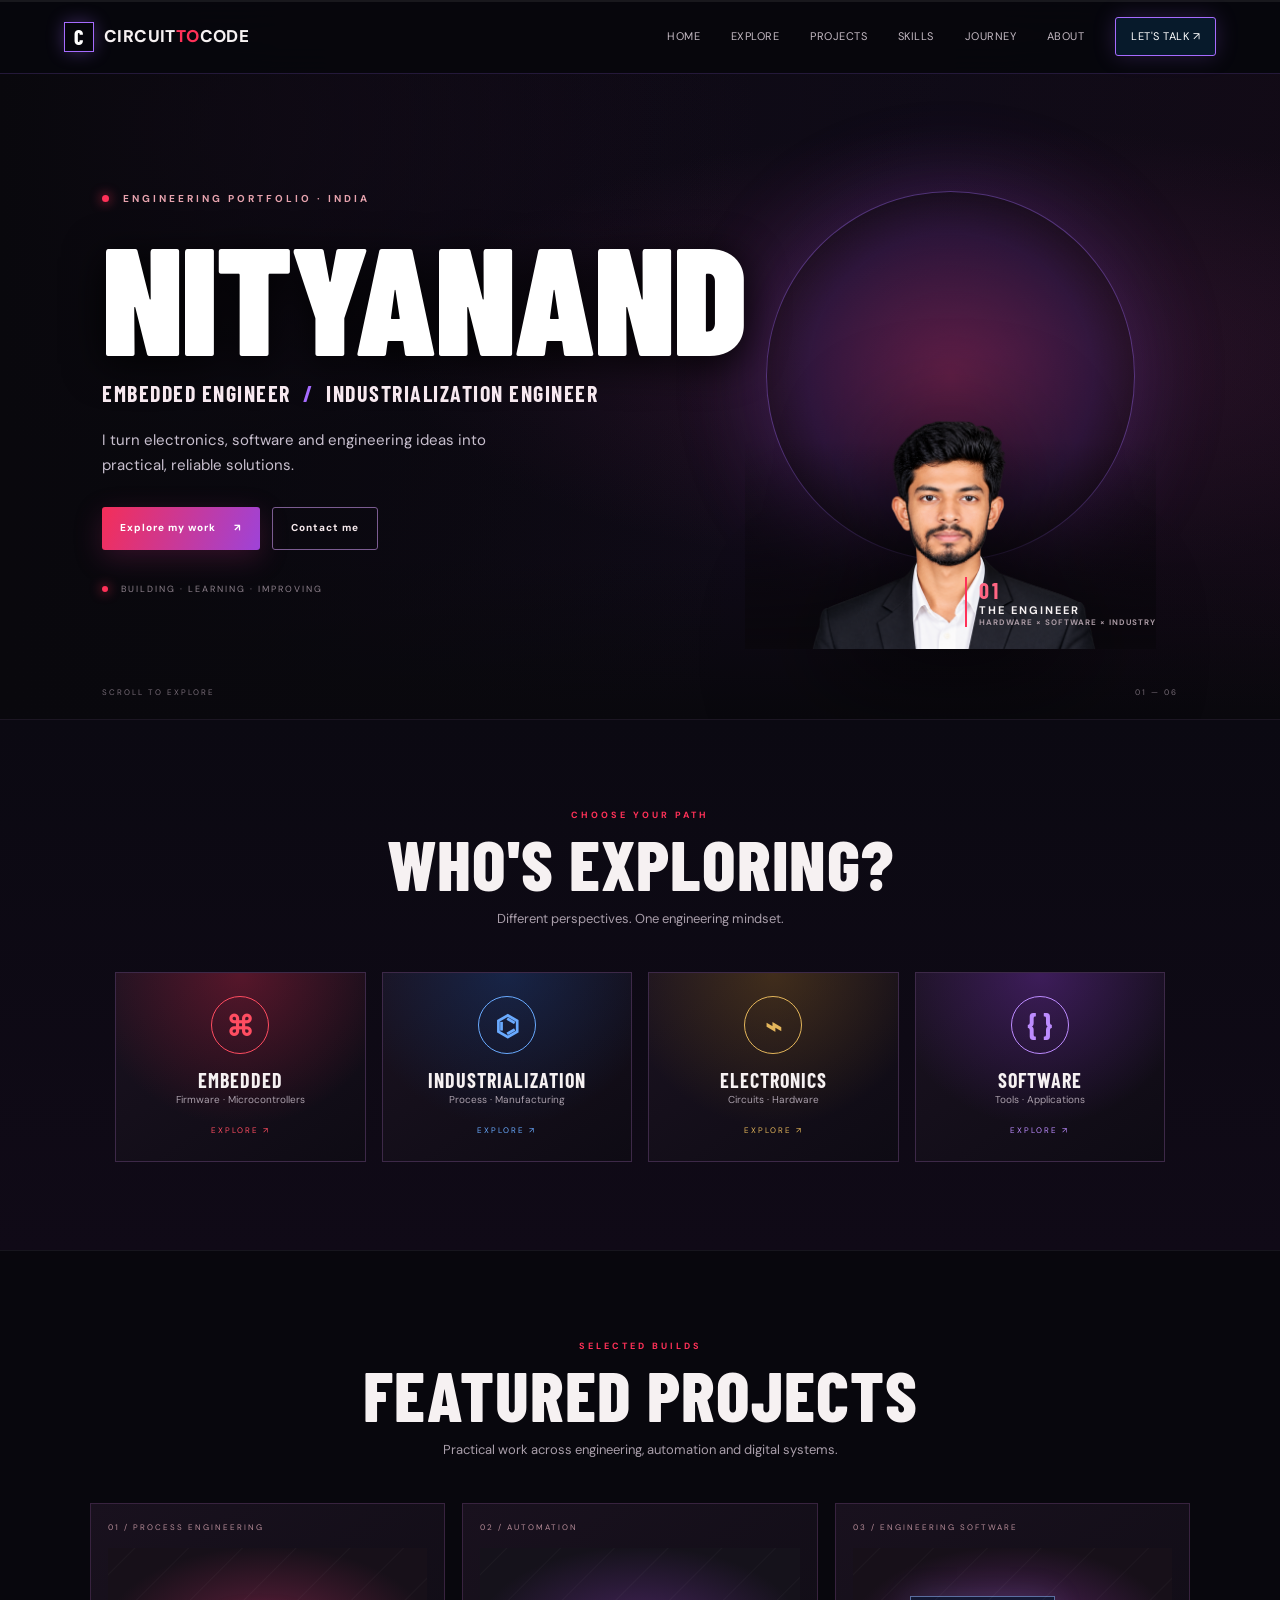
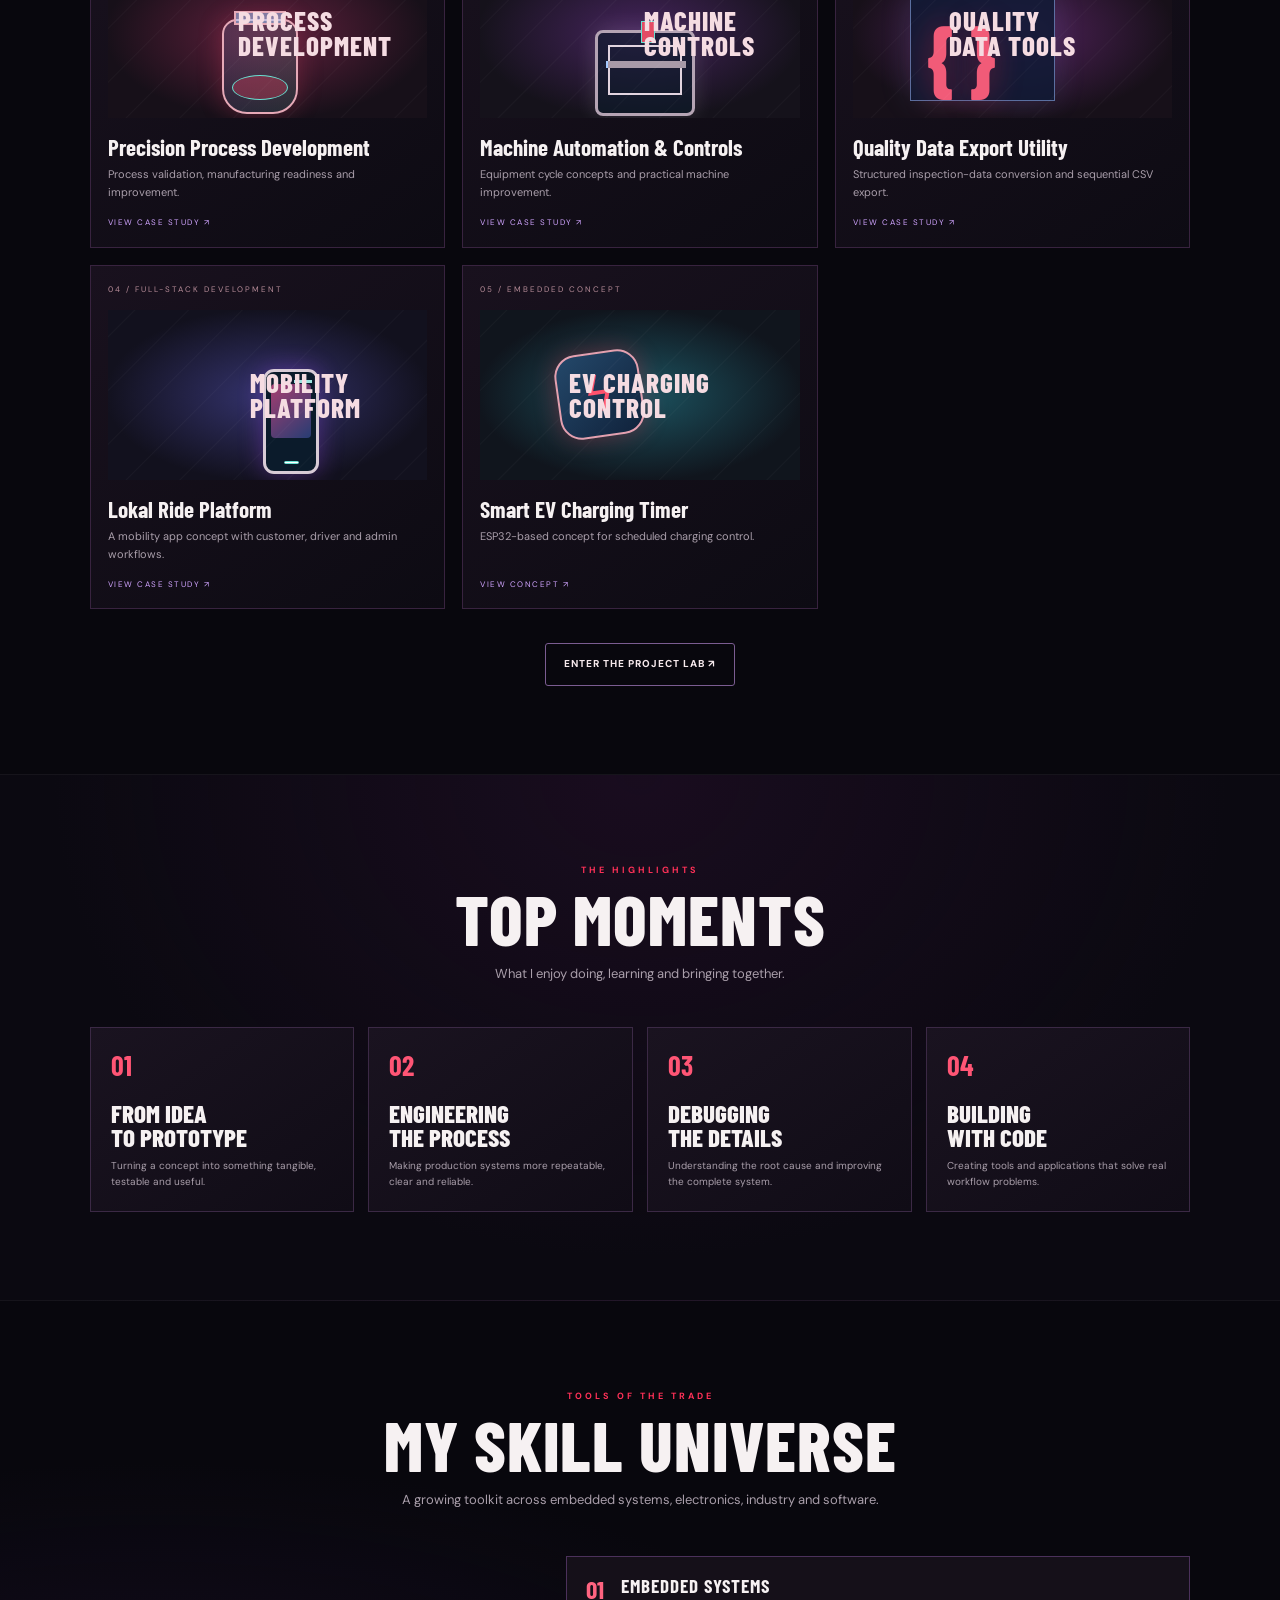
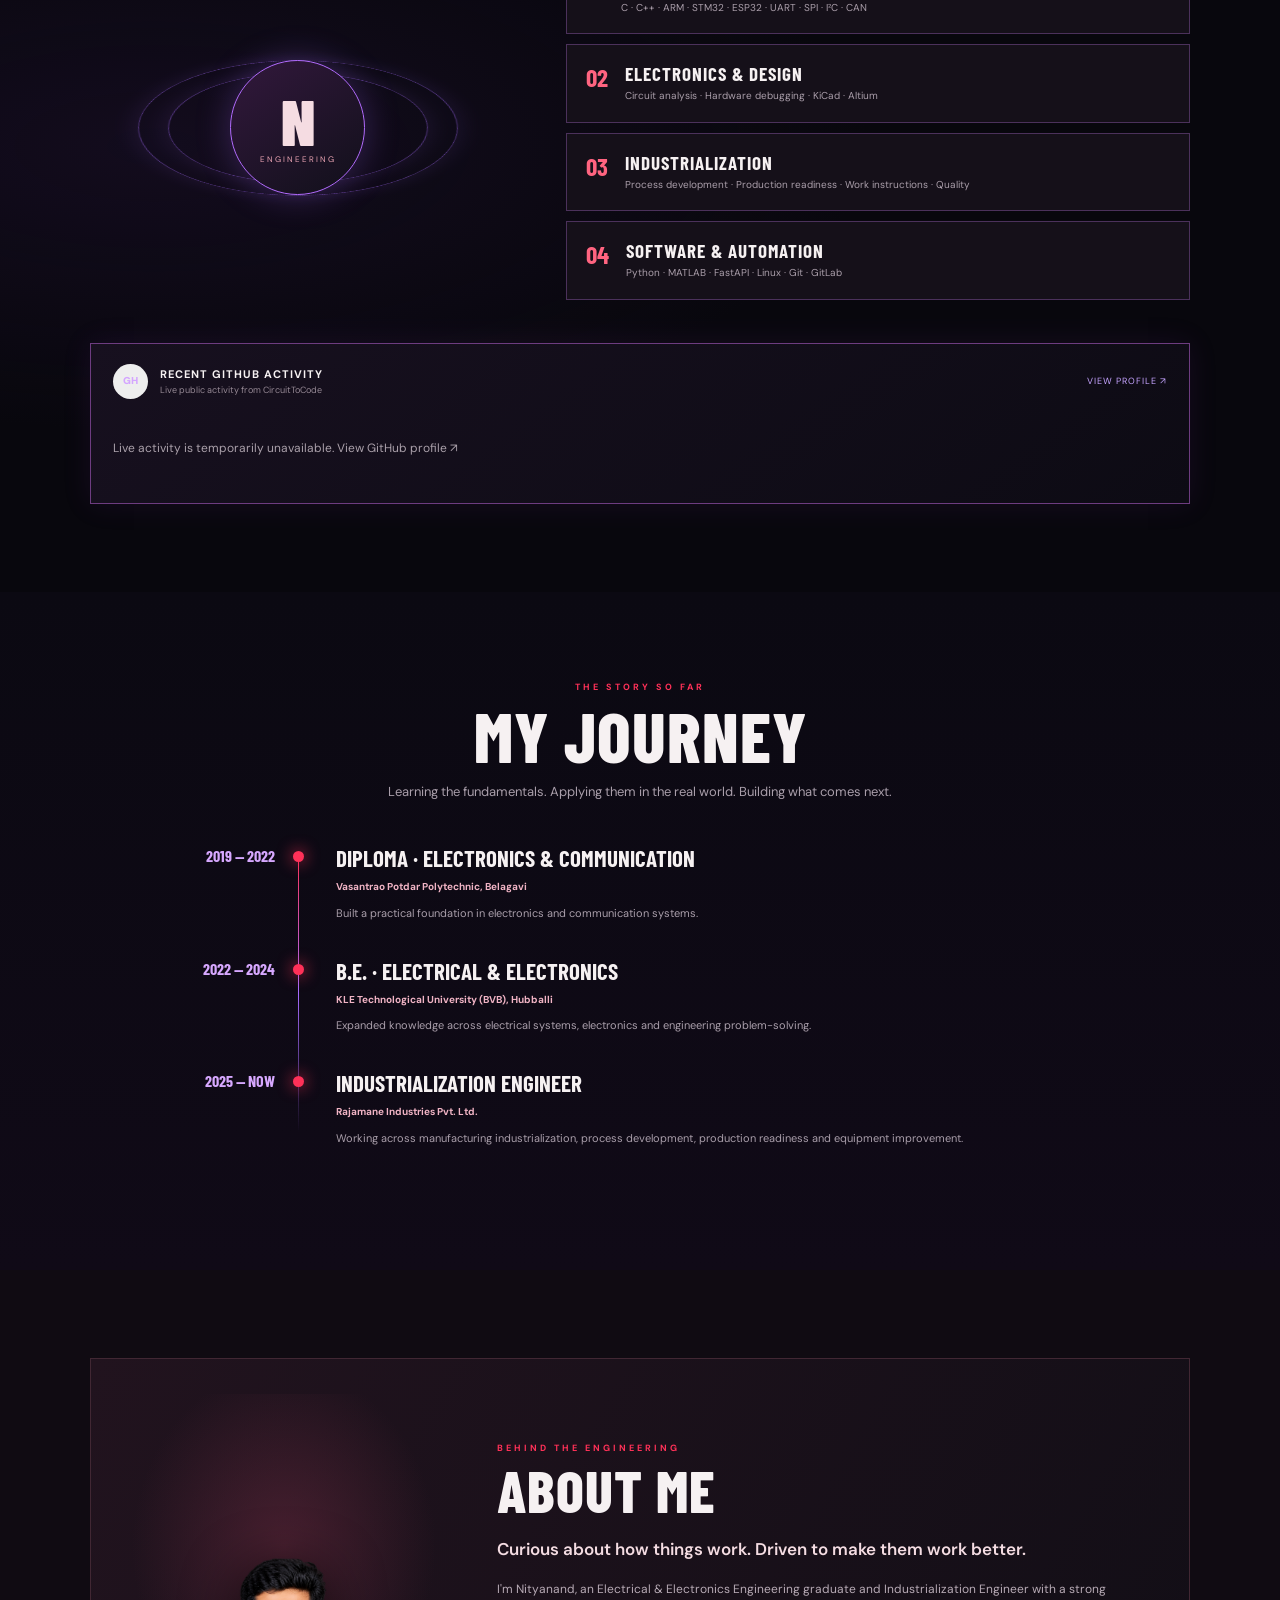
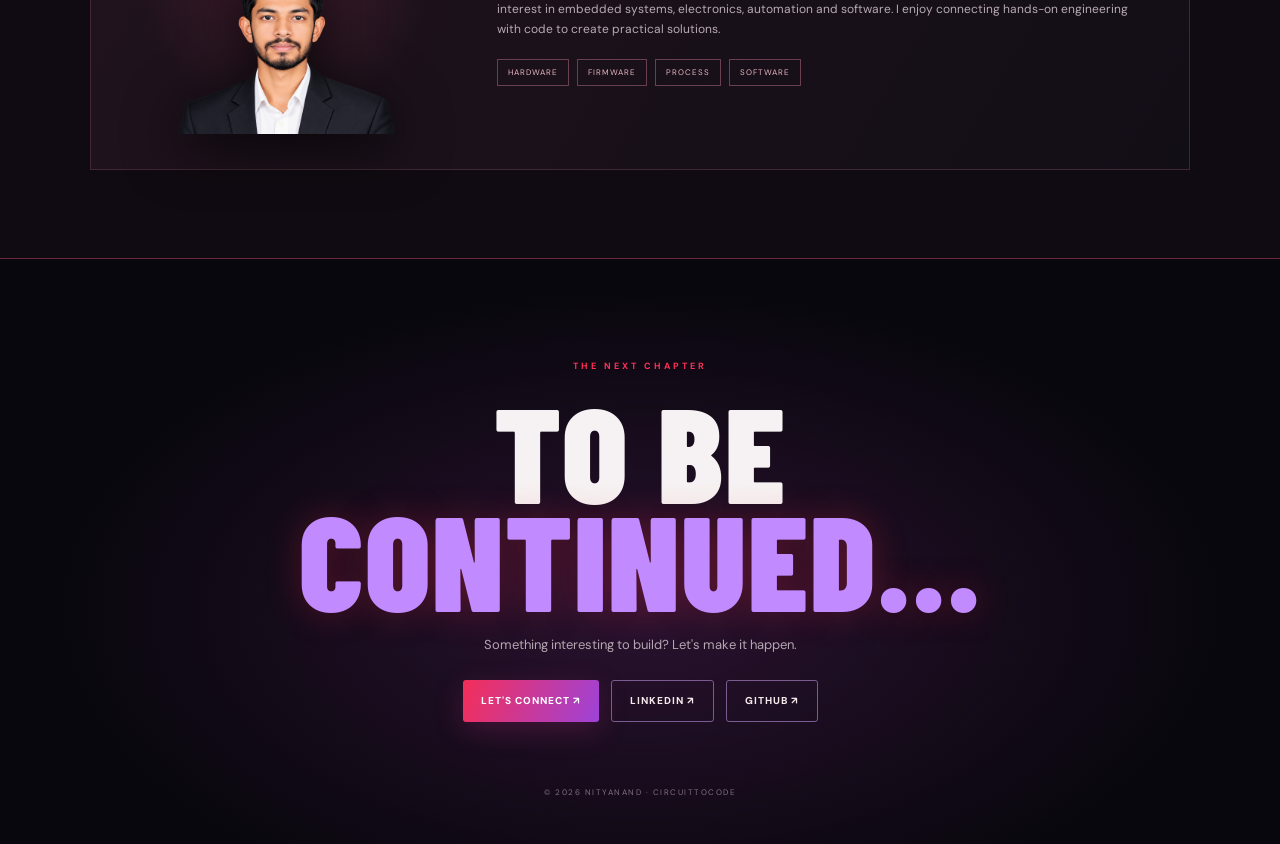
<file: index.html>
<!DOCTYPE html>
<html lang="en">
<head>
<meta charset="UTF-8"><meta name="viewport" content="width=device-width, initial-scale=1">
<meta name="theme-color" content="#09080d">
<meta name="description" content="Nityanand — Embedded Engineer / Industrialization Engineer. A cinematic portfolio of engineering, electronics, automation and software projects.">
<title>Nityanand — Engineering Portfolio</title>
<link rel="preconnect" href="https://fonts.googleapis.com"><link rel="preconnect" href="https://fonts.gstatic.com" crossorigin>
<link href="https://fonts.googleapis.com/css2?family=Barlow+Condensed:wght@500;600;700;800;900&family=DM+Sans:wght@400;500;600;700&display=swap" rel="stylesheet">
<link rel="stylesheet" href="assets/style.css?v=master-redviolet-20261106-1">
</head>
<body class="cinema">
<div class="cinema-progress"><span id="scrollProgress"></span></div>
<header class="cinema-header">
<a class="cinema-brand" href="index.html"><span class="brand-chip">C</span><span>CIRCUIT<span class="brand-red">TO</span>CODE</span></a>
<button class="menu-toggle" aria-label="Open navigation" aria-expanded="false">☰</button>
<nav class="nav cinema-nav"><a href="#home">Home</a><a href="#profiles">Explore</a><a href="#projects">Projects</a><a href="#skills">Skills</a><a href="#journey">Journey</a><a href="#about">About</a><a href="#contact" class="nav-cta">Let's talk ↗</a></nav>
</header>
<main id="home">
<section class="cinema-hero">
<div class="hero-vignette"></div><div class="hero-copy reveal">
<p class="cinema-overline"><span></span> ENGINEERING PORTFOLIO · INDIA</p>
<h1>NITYANAND</h1><p class="hero-subtitle">EMBEDDED ENGINEER <i>/</i> INDUSTRIALIZATION ENGINEER</p>
<p class="hero-description">I turn electronics, software and engineering ideas into practical, reliable solutions.</p>
<div class="hero-actions"><a class="cinema-button red-button" href="#projects">Explore my work <span>↗</span></a><a class="cinema-button outline-button" href="mailto:nittyyanandswami@gmail.com">Contact me</a></div>
<div class="hero-status"><span class="status-dot"></span> BUILDING · LEARNING · IMPROVING</div>
</div>
<div class="hero-portrait reveal"><div class="portrait-halo"></div><img src="assets/nityanand-portrait.png" alt="Professional portrait of Nityanand"><div class="portrait-caption"><span>01</span><b>THE ENGINEER</b><small>HARDWARE × SOFTWARE × INDUSTRY</small></div></div>
<div class="hero-bottomline"><span>SCROLL TO EXPLORE</span><span>01 — 06</span></div>
</section>

<section class="profile-section cinema-section" id="profiles">
<div class="cinema-section-head reveal"><p class="section-overline">CHOOSE YOUR PATH</p><h2>WHO'S EXPLORING?</h2><p>Different perspectives. One engineering mindset.</p></div>
<div class="profile-grid">
<a class="profile-card profile-red reveal" href="#skills"><span class="profile-symbol">⌘</span><b>EMBEDDED</b><small>Firmware · Microcontrollers</small><i>EXPLORE ↗</i></a>
<a class="profile-card profile-blue reveal" href="#projects"><span class="profile-symbol">⌬</span><b>INDUSTRIALIZATION</b><small>Process · Manufacturing</small><i>EXPLORE ↗</i></a>
<a class="profile-card profile-gold reveal" href="#skills"><span class="profile-symbol">⌁</span><b>ELECTRONICS</b><small>Circuits · Hardware</small><i>EXPLORE ↗</i></a>
<a class="profile-card profile-purple reveal" href="projects.html"><span class="profile-symbol">{ }</span><b>SOFTWARE</b><small>Tools · Applications</small><i>EXPLORE ↗</i></a>
</div>
</section>

<section class="cinema-section project-section" id="projects">
<div class="cinema-section-head reveal"><p class="section-overline">SELECTED BUILDS</p><h2>FEATURED PROJECTS</h2><p>Practical work across engineering, automation and digital systems.</p></div>
<div class="cinema-project-grid">
<a class="cinema-project project-process reveal" href="projects/seakeeper-vacuum-potting.html"><span>01 / PROCESS ENGINEERING</span><div class="project-art"><div class="art-vessel"><i></i></div><b>PROCESS<br>DEVELOPMENT</b></div><h3>Precision Process Development</h3><p>Process validation, manufacturing readiness and improvement.</p><i class="project-open">VIEW CASE STUDY ↗</i></a>
<a class="cinema-project project-automation reveal" href="projects/potting-machine-automation.html"><span>02 / AUTOMATION</span><div class="project-art"><div class="art-machine"><i></i><b></b></div><b>MACHINE<br>CONTROLS</b></div><h3>Machine Automation & Controls</h3><p>Equipment cycle concepts and practical machine improvement.</p><i class="project-open">VIEW CASE STUDY ↗</i></a>
<a class="cinema-project project-data reveal" href="projects/jabbals-quality-software.html"><span>03 / ENGINEERING SOFTWARE</span><div class="project-art"><div class="art-code">{ }</div><b>QUALITY<br>DATA TOOLS</b></div><h3>Quality Data Export Utility</h3><p>Structured inspection-data conversion and sequential CSV export.</p><i class="project-open">VIEW CASE STUDY ↗</i></a>
<a class="cinema-project project-mobility reveal" href="projects/lokal-ride.html"><span>04 / FULL-STACK DEVELOPMENT</span><div class="project-art"><div class="art-phone"><i></i><b></b></div><b>MOBILITY<br>PLATFORM</b></div><h3>Lokal Ride Platform</h3><p>A mobility app concept with customer, driver and admin workflows.</p><i class="project-open">VIEW CASE STUDY ↗</i></a>
<a class="cinema-project project-embedded reveal" href="projects/esp32-ev-charging-timer.html"><span>05 / EMBEDDED CONCEPT</span><div class="project-art"><div class="art-chip">ϟ</div><b>EV CHARGING<br>CONTROL</b></div><h3>Smart EV Charging Timer</h3><p>ESP32-based concept for scheduled charging control.</p><i class="project-open">VIEW CONCEPT ↗</i></a>
</div>
<div class="center-action"><a class="cinema-button outline-button" href="projects.html">ENTER THE PROJECT LAB ↗</a></div>
</section>

<section class="cinema-section moments-section" id="moments">
<div class="cinema-section-head reveal"><p class="section-overline">THE HIGHLIGHTS</p><h2>TOP MOMENTS</h2><p>What I enjoy doing, learning and bringing together.</p></div>
<div class="moments-grid">
<article class="moment-card reveal"><span>01</span><b>FROM IDEA<br>TO PROTOTYPE</b><p>Turning a concept into something tangible, testable and useful.</p></article>
<article class="moment-card reveal"><span>02</span><b>ENGINEERING<br>THE PROCESS</b><p>Making production systems more repeatable, clear and reliable.</p></article>
<article class="moment-card reveal"><span>03</span><b>DEBUGGING<br>THE DETAILS</b><p>Understanding the root cause and improving the complete system.</p></article>
<article class="moment-card reveal"><span>04</span><b>BUILDING<br>WITH CODE</b><p>Creating tools and applications that solve real workflow problems.</p></article>
</div>
</section>

<section class="cinema-section skills-universe" id="skills">
<div class="cinema-section-head reveal"><p class="section-overline">TOOLS OF THE TRADE</p><h2>MY SKILL UNIVERSE</h2><p>A growing toolkit across embedded systems, electronics, industry and software.</p></div>
<div class="universe-layout">
<div class="universe-core reveal"><div class="core-orbit orbit-a"></div><div class="core-orbit orbit-b"></div><div class="core-center"><span> N </span><small>ENGINEERING</small></div></div>
<div class="universe-list">
<article class="universe-item reveal"><span>01</span><div><h3>EMBEDDED SYSTEMS</h3><p>C · C++ · ARM · STM32 · ESP32 · UART · SPI · I²C · CAN</p></div></article>
<article class="universe-item reveal"><span>02</span><div><h3>ELECTRONICS & DESIGN</h3><p>Circuit analysis · Hardware debugging · KiCad · Altium</p></div></article>
<article class="universe-item reveal"><span>03</span><div><h3>INDUSTRIALIZATION</h3><p>Process development · Production readiness · Work instructions · Quality</p></div></article>
<article class="universe-item reveal"><span>04</span><div><h3>SOFTWARE & AUTOMATION</h3><p>Python · MATLAB · FastAPI · Linux · Git · GitLab</p></div></article>
</div></div>
<div class="github-cinema reveal"><div class="github-title"><span class="github-emblem">GH</span><div><b>RECENT GITHUB ACTIVITY</b><small>Live public activity from CircuitToCode</small></div><a href="https://github.com/CircuitToCode" target="_blank" rel="noopener">VIEW PROFILE ↗</a></div><div id="githubActivity" class="github-activity"><p>Loading public activity…</p></div></div>
</section>

<section class="cinema-section journey-section" id="journey">
<div class="cinema-section-head reveal"><p class="section-overline">THE STORY SO FAR</p><h2>MY JOURNEY</h2><p>Learning the fundamentals. Applying them in the real world. Building what comes next.</p></div>
<div class="journey-track">
<article class="journey-stop reveal"><span class="journey-year">2019 — 2022</span><div class="journey-marker"></div><div class="journey-info"><h3>DIPLOMA · ELECTRONICS & COMMUNICATION</h3><b>Vasantrao Potdar Polytechnic, Belagavi</b><p>Built a practical foundation in electronics and communication systems.</p></div></article>
<article class="journey-stop reveal"><span class="journey-year">2022 — 2024</span><div class="journey-marker"></div><div class="journey-info"><h3>B.E. · ELECTRICAL & ELECTRONICS</h3><b>KLE Technological University (BVB), Hubballi</b><p>Expanded knowledge across electrical systems, electronics and engineering problem-solving.</p></div></article>
<article class="journey-stop reveal"><span class="journey-year">2025 — NOW</span><div class="journey-marker"></div><div class="journey-info"><h3>INDUSTRIALIZATION ENGINEER</h3><b>Rajamane Industries Pvt. Ltd.</b><p>Working across manufacturing industrialization, process development, production readiness and equipment improvement.</p></div></article>
</div>
</section>

<section class="cinema-section about-section" id="about">
<div class="about-panel reveal"><div class="about-portrait"><img src="assets/nityanand-portrait.png" alt="Nityanand"></div><div class="about-copy"><p class="section-overline">BEHIND THE ENGINEERING</p><h2>ABOUT ME</h2><p class="about-lead">Curious about how things work. Driven to make them work better.</p><p>I'm Nityanand, an Electrical & Electronics Engineering graduate and Industrialization Engineer with a strong interest in embedded systems, electronics, automation and software. I enjoy connecting hands-on engineering with code to create practical solutions.</p><div class="about-facts"><span>HARDWARE</span><span>FIRMWARE</span><span>PROCESS</span><span>SOFTWARE</span></div></div></div>
</section>

<section class="finale-section" id="contact"><p class="section-overline">THE NEXT CHAPTER</p><h2>TO BE<br><span>CONTINUED...</span></h2><p>Something interesting to build? Let's make it happen.</p><div class="finale-actions"><a class="cinema-button red-button" href="mailto:nittyyanandswami@gmail.com">LET'S CONNECT ↗</a><a class="cinema-button outline-button" href="https://linkedin.com/in/nityanand-swami-16056426a/" target="_blank" rel="noopener">LINKEDIN ↗</a><a class="cinema-button outline-button" href="https://github.com/CircuitToCode" target="_blank" rel="noopener">GITHUB ↗</a></div><small>© <span id="year"></span> NITYANAND · CIRCUITTOCODE</small></section>
</main>
<script src="assets/script.js?v=cinema-20261106-2"></script>
<script src="assets/api-config.js?v=1"></script><script src="assets/api-content.js?v=1"></script>
</body></html>
</file>
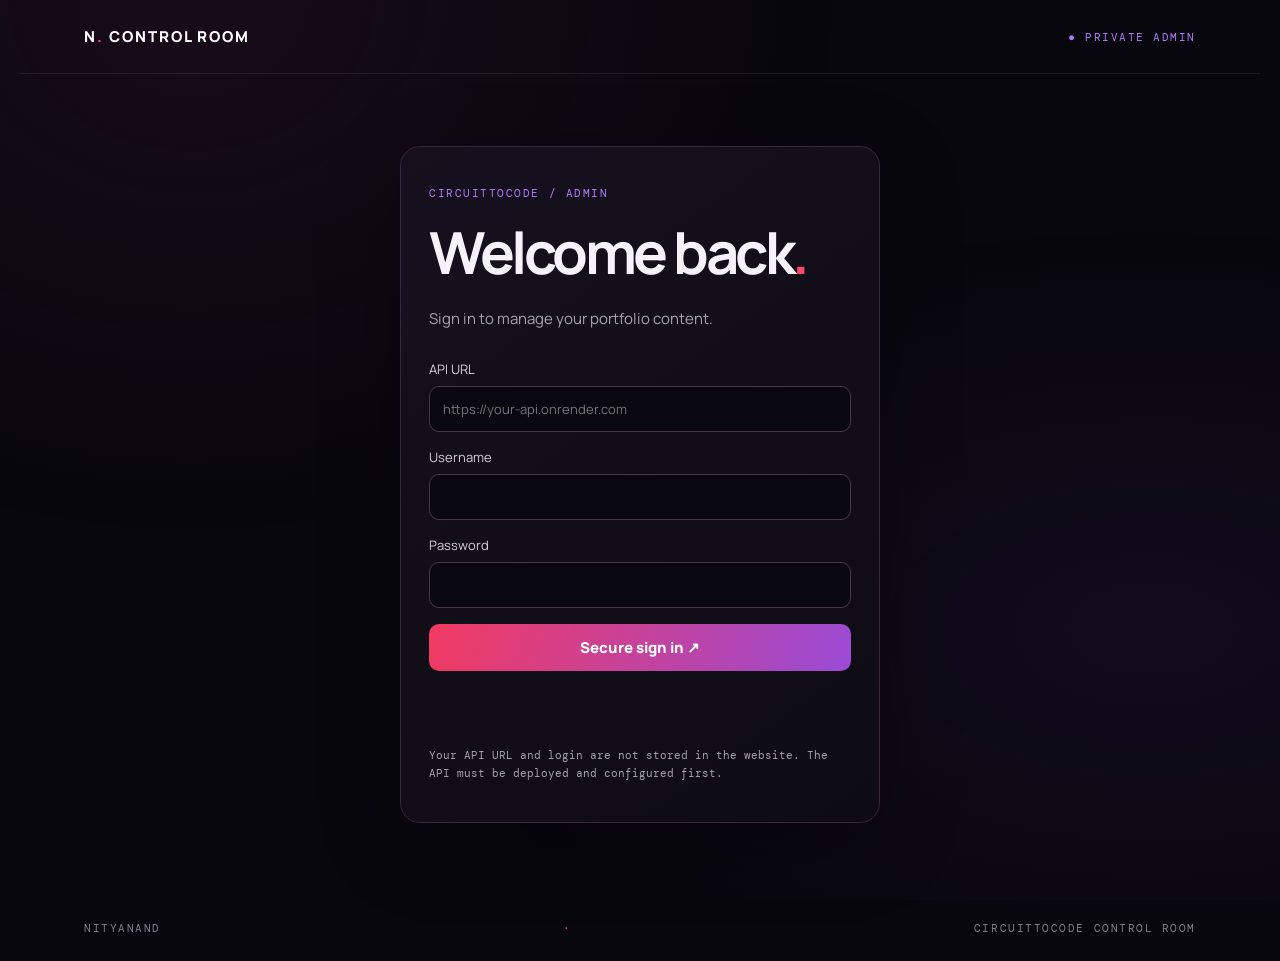
<file: admin/index.html>
<!doctype html>
<html lang="en"><head><meta charset="utf-8"><meta name="viewport" content="width=device-width,initial-scale=1"><meta name="robots" content="noindex,nofollow"><meta name="theme-color" content="#08070d"><title>Portfolio Control Room — Nityanand</title><link rel="stylesheet" href="admin.css"></head>
<body><div class="ambient"></div><header><a class="brand" href="../">N<span>.</span> CONTROL ROOM</a><span class="secure">● PRIVATE ADMIN</span></header>
<main><section id="login" class="login panel"><p class="eyebrow">CIRCUITTOCODE / ADMIN</p><h1>Welcome back<span>.</span></h1><p class="muted">Sign in to manage your portfolio content.</p><form id="loginForm"><label>API URL<input id="apiUrl" type="url" placeholder="https://your-api.onrender.com" required></label><label>Username<input id="username" autocomplete="username" required></label><label>Password<input id="password" type="password" autocomplete="current-password" required></label><button>Secure sign in <b>↗</b></button><p id="loginError" class="error" role="alert"></p></form><p class="hint">Your API URL and login are not stored in the website. The API must be deployed and configured first.</p></section>
<section id="dashboard" hidden><div class="welcome"><div><p class="eyebrow">CONTENT MANAGEMENT</p><h1>Control room<span>.</span></h1><p class="muted">Manage the content that powers your engineering portfolio.</p></div><button id="logout" class="secondary">Sign out</button></div>
<nav class="tabs" id="tabs"><button data-tab="projects" class="active">Projects</button><button data-tab="skills">Skills</button><button data-tab="experience">Experience</button><button data-tab="achievements">Achievements</button><button data-tab="profile">About / Profile</button></nav>
<div class="layout"><section class="panel editor"><div class="section-head"><div><p class="eyebrow" id="formEyebrow">PROJECT LIBRARY</p><h2 id="formTitle">Add a project</h2></div><button id="reset" class="secondary">Clear form</button></div><form id="contentForm"></form><p id="saveMessage" class="notice" role="status"></p></section><section class="panel records"><div class="section-head"><div><p class="eyebrow">DATABASE CONTENT</p><h2 id="listTitle">Your projects</h2></div><button id="refresh" class="secondary">Refresh</button></div><div id="recordList" class="record-list"><p class="muted">Sign in and select a section.</p></div></section></div>
<section class="panel upload"><p class="eyebrow">ASSET LIBRARY</p><h2>Upload project media or resume</h2><form id="uploadForm"><input id="asset" type="file" accept=".jpg,.jpeg,.png,.webp,.pdf" required><button>Upload file</button></form><p id="uploadMessage" class="notice"></p><p class="hint">Uploads are saved by the API to its configured persistent storage.</p></section>
</section></main><footer> NITYANAND <span>·</span> CIRCUITTOCODE CONTROL ROOM</footer><script src="admin.js"></script></body></html>
</file>
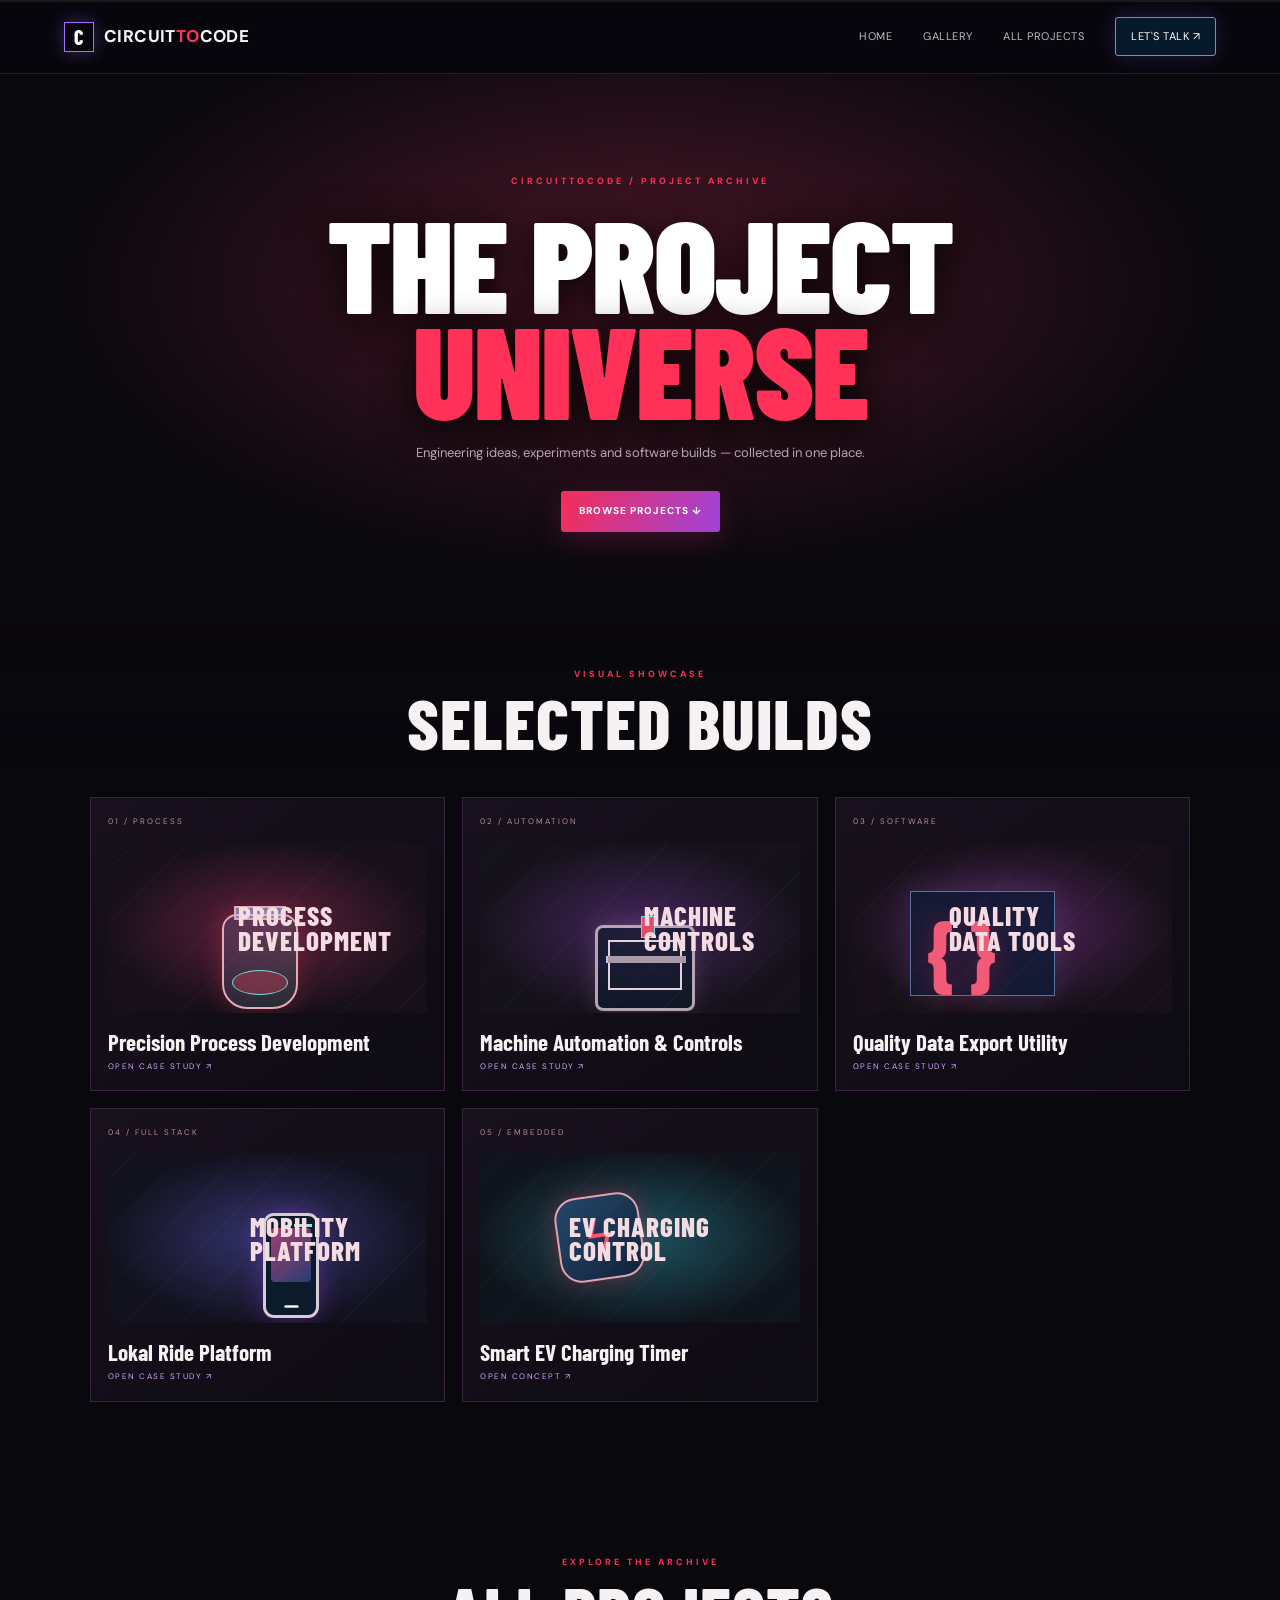
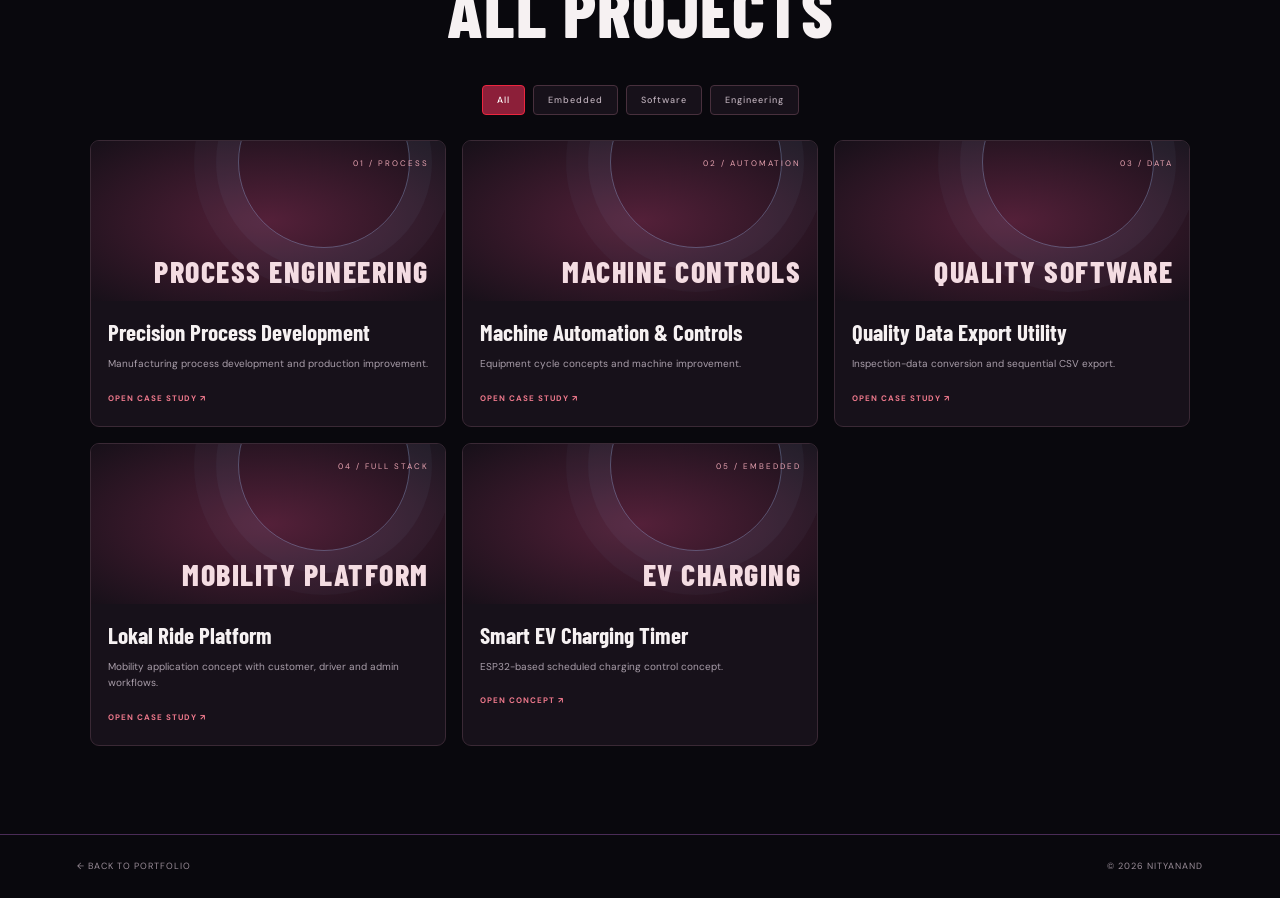
<file: projects.html>
<!DOCTYPE html>
<html lang="en"><head><meta charset="UTF-8"><meta name="viewport" content="width=device-width, initial-scale=1"><meta name="theme-color" content="#09080d"><title>Project Library | Nityanand</title><link rel="preconnect" href="https://fonts.googleapis.com"><link href="https://fonts.googleapis.com/css2?family=Barlow+Condensed:wght@500;600;700;800;900&family=DM+Sans:wght@400;500;600;700&display=swap" rel="stylesheet"><link rel="stylesheet" href="assets/style.css"></head>
<body class="cinema project-library-page"><div class="cinema-progress"><span id="scrollProgress"></span></div><header class="cinema-header"><a class="cinema-brand" href="index.html"><span class="brand-chip">C</span><span>CIRCUIT<span class="brand-red">TO</span>CODE</span></a><button class="menu-toggle" aria-label="Open navigation" aria-expanded="false">☰</button><nav class="nav cinema-nav"><a href="index.html">Home</a><a href="#project-gallery">Gallery</a><a href="#project-library">All projects</a><a href="index.html#contact" class="nav-cta">Let's talk ↗</a></nav></header>
<main><section class="library-hero"><p class="section-overline">CIRCUITTOCODE / PROJECT ARCHIVE</p><h1>THE PROJECT<br><span>UNIVERSE</span></h1><p>Engineering ideas, experiments and software builds — collected in one place.</p><a class="cinema-button red-button" href="#project-library">BROWSE PROJECTS ↓</a></section>
<section class="cinema-section" id="project-gallery"><div class="cinema-section-head"><p class="section-overline">VISUAL SHOWCASE</p><h2>SELECTED BUILDS</h2></div><div class="cinema-project-grid">
<a class="cinema-project project-process" href="projects/seakeeper-vacuum-potting.html"><span>01 / PROCESS</span><div class="project-art"><div class="art-vessel"><i></i></div><b>PROCESS<br>DEVELOPMENT</b></div><h3>Precision Process Development</h3><i class="project-open">OPEN CASE STUDY ↗</i></a>
<a class="cinema-project project-automation" href="projects/potting-machine-automation.html"><span>02 / AUTOMATION</span><div class="project-art"><div class="art-machine"><i></i><b></b></div><b>MACHINE<br>CONTROLS</b></div><h3>Machine Automation & Controls</h3><i class="project-open">OPEN CASE STUDY ↗</i></a>
<a class="cinema-project project-data" href="projects/jabbals-quality-software.html"><span>03 / SOFTWARE</span><div class="project-art"><div class="art-code">{ }</div><b>QUALITY<br>DATA TOOLS</b></div><h3>Quality Data Export Utility</h3><i class="project-open">OPEN CASE STUDY ↗</i></a>
<a class="cinema-project project-mobility" href="projects/lokal-ride.html"><span>04 / FULL STACK</span><div class="project-art"><div class="art-phone"><i></i><b></b></div><b>MOBILITY<br>PLATFORM</b></div><h3>Lokal Ride Platform</h3><i class="project-open">OPEN CASE STUDY ↗</i></a>
<a class="cinema-project project-embedded" href="projects/esp32-ev-charging-timer.html"><span>05 / EMBEDDED</span><div class="project-art"><div class="art-chip">ϟ</div><b>EV CHARGING<br>CONTROL</b></div><h3>Smart EV Charging Timer</h3><i class="project-open">OPEN CONCEPT ↗</i></a>
</div></section>
<section class="cinema-section" id="project-library"><div class="cinema-section-head"><p class="section-overline">EXPLORE THE ARCHIVE</p><h2>ALL PROJECTS</h2></div><div class="filter-row"><button class="filter-btn active" data-filter="all">All</button><button class="filter-btn" data-filter="embedded">Embedded</button><button class="filter-btn" data-filter="software">Software</button><button class="filter-btn" data-filter="engineering">Engineering</button></div><div class="projects-grid">
<a class="project-card" data-category="engineering" href="projects/seakeeper-vacuum-potting.html"><div class="project-visual visual-process"><span>01 / PROCESS</span><b>PROCESS ENGINEERING</b></div><div class="project-info"><h3>Precision Process Development</h3><p>Manufacturing process development and production improvement.</p><span class="card-arrow">OPEN CASE STUDY ↗</span></div></a>
<a class="project-card" data-category="engineering" href="projects/potting-machine-automation.html"><div class="project-visual visual-machine"><span>02 / AUTOMATION</span><b>MACHINE CONTROLS</b></div><div class="project-info"><h3>Machine Automation & Controls</h3><p>Equipment cycle concepts and machine improvement.</p><span class="card-arrow">OPEN CASE STUDY ↗</span></div></a>
<a class="project-card" data-category="software" href="projects/jabbals-quality-software.html"><div class="project-visual visual-software"><span>03 / DATA</span><b>QUALITY SOFTWARE</b></div><div class="project-info"><h3>Quality Data Export Utility</h3><p>Inspection-data conversion and sequential CSV export.</p><span class="card-arrow">OPEN CASE STUDY ↗</span></div></a>
<a class="project-card" data-category="software" href="projects/lokal-ride.html"><div class="project-visual visual-app"><span>04 / FULL STACK</span><b>MOBILITY PLATFORM</b></div><div class="project-info"><h3>Lokal Ride Platform</h3><p>Mobility application concept with customer, driver and admin workflows.</p><span class="card-arrow">OPEN CASE STUDY ↗</span></div></a>
<a class="project-card" data-category="embedded" href="projects/esp32-ev-charging-timer.html"><div class="project-visual visual-ev"><span>05 / EMBEDDED</span><b>EV CHARGING</b></div><div class="project-info"><h3>Smart EV Charging Timer</h3><p>ESP32-based scheduled charging control concept.</p><span class="card-arrow">OPEN CONCEPT ↗</span></div></a>
</div></section></main><footer class="cinema-footer"><a href="index.html">← BACK TO PORTFOLIO</a><span>© <span id="year"></span> NITYANAND</span></footer><script src="assets/script.js"></script><script src="assets/api-config.js?v=1"></script><script src="assets/api-content.js?v=1"></script>
</body></html>
</file>
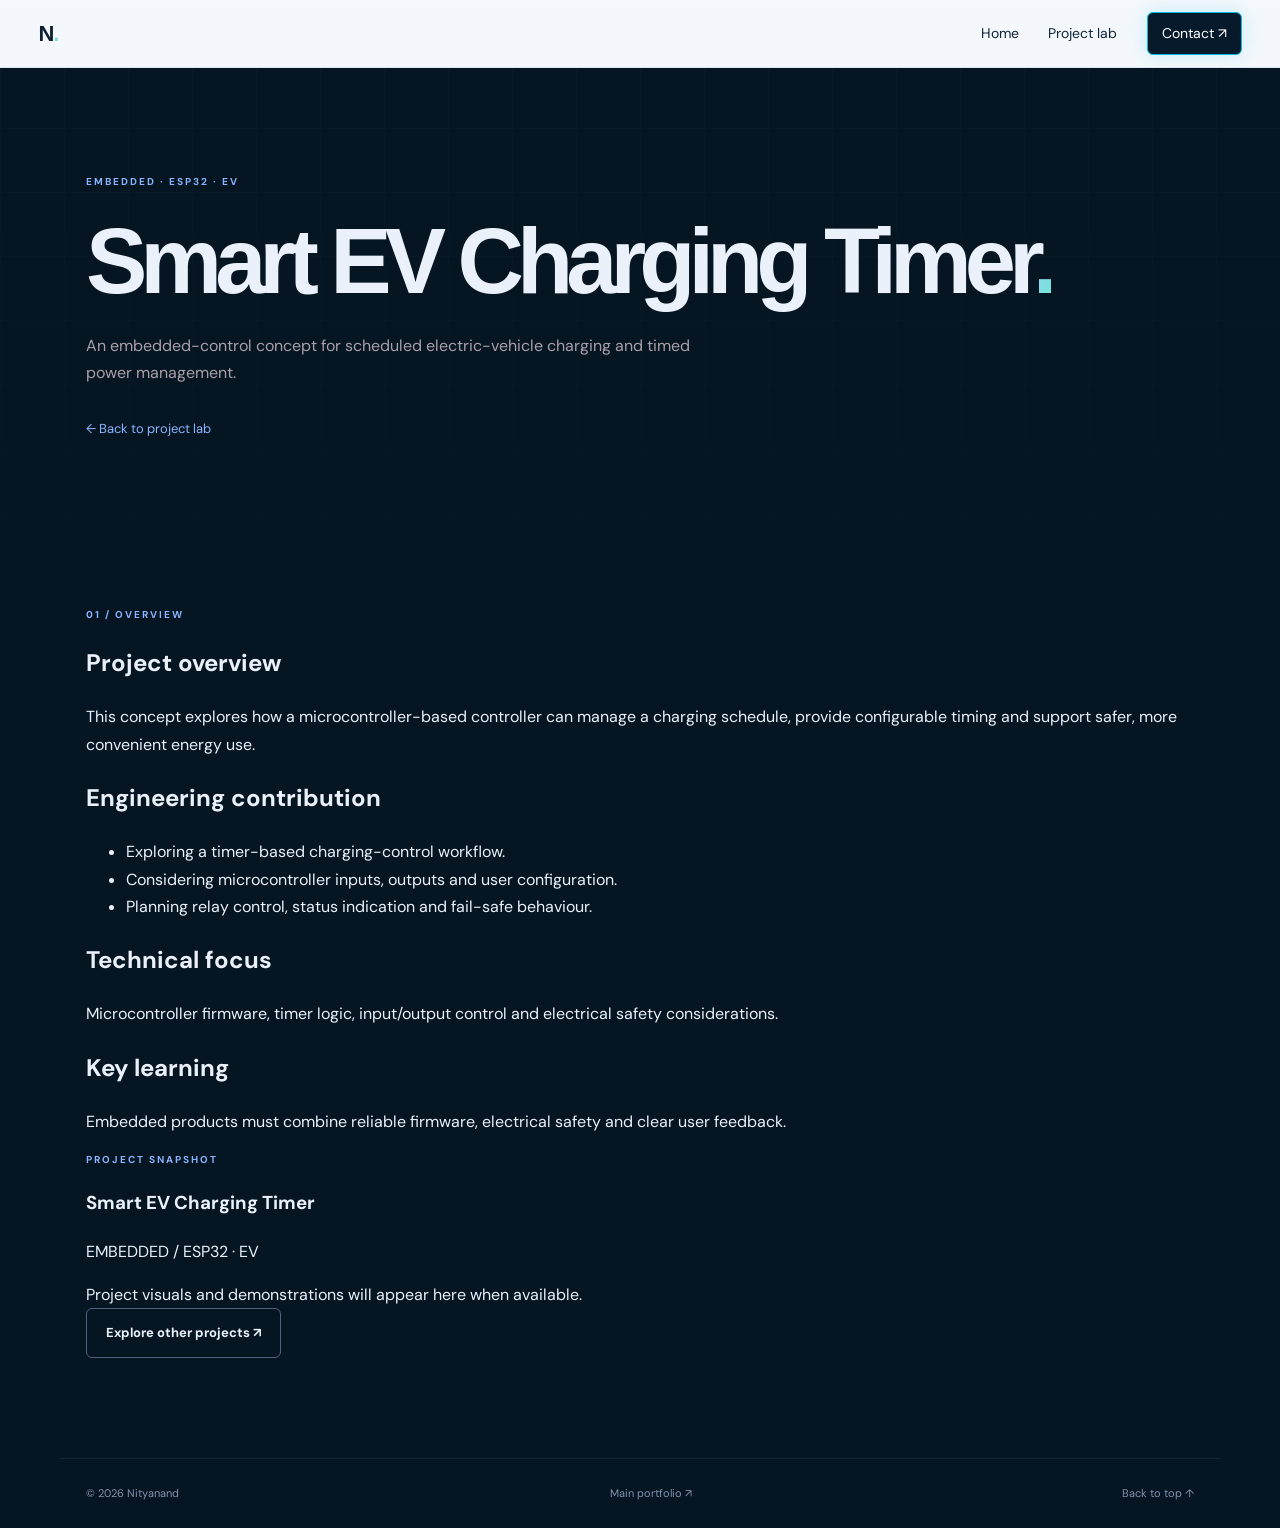
<file: projects/esp32-ev-charging-timer.html>
<!DOCTYPE html>
<html lang="en"><head><meta charset="UTF-8"><meta name="viewport" content="width=device-width, initial-scale=1"><meta name="theme-color" content="#080d19"><meta name="description" content="Smart EV Charging Timer — engineering project by Nityanand."><title>Smart EV Charging Timer | Nityanand</title><link rel="preconnect" href="https://fonts.googleapis.com"><link href="https://fonts.googleapis.com/css2?family=DM+Sans:wght@400;500;600;700&family=Space+Grotesk:wght@400;500;600;700&display=swap" rel="stylesheet"><link rel="stylesheet" href="../assets/style.css"></head>
<body><div class="scroll-progress"><span id="scrollProgress"></span></div><header class="site-header"><a class="brand" href="../index.html">N<span>.</span></a><button class="menu-toggle" aria-label="Open navigation" aria-expanded="false">☰</button><nav class="nav"><a href="../index.html">Home</a><a href="../projects.html">Project lab</a><a class="nav-cta" href="../index.html#contact">Contact ↗</a></nav></header>
<main><section class="projects-hero shell"><p class="eyebrow">EMBEDDED · ESP32 · EV</p><h1>Smart EV Charging Timer<span class="gradient-text">.</span></h1><p>An embedded-control concept for scheduled electric-vehicle charging and timed power management.</p><a class="text-link" href="../projects.html">← Back to project lab</a></section>
<section class="section shell detail-layout"><article><p class="eyebrow">01 / OVERVIEW</p><h2>Project overview</h2><p>This concept explores how a microcontroller-based controller can manage a charging schedule, provide configurable timing and support safer, more convenient energy use.</p><h2>Engineering contribution</h2><ul><li>Exploring a timer-based charging-control workflow.</li><li>Considering microcontroller inputs, outputs and user configuration.</li><li>Planning relay control, status indication and fail-safe behaviour.</li></ul><h2>Technical focus</h2><p>Microcontroller firmware, timer logic, input/output control and electrical safety considerations.</p><h2>Key learning</h2><p>Embedded products must combine reliable firmware, electrical safety and clear user feedback.</p></article><aside class="detail-sidebar"><p class="eyebrow">PROJECT SNAPSHOT</p><h3>Smart EV Charging Timer</h3><p>EMBEDDED / ESP32 · EV</p><div class="media-placeholder">Project visuals and demonstrations will appear here when available.</div><a class="button secondary full" href="../projects.html">Explore other projects ↗</a></aside></section></main>
<footer class="site-footer"><span>© <span id="year"></span> Nityanand</span><a href="../index.html">Main portfolio ↗</a><a href="#top">Back to top ↑</a></footer><script src="../assets/script.js"></script></body></html>
</file>
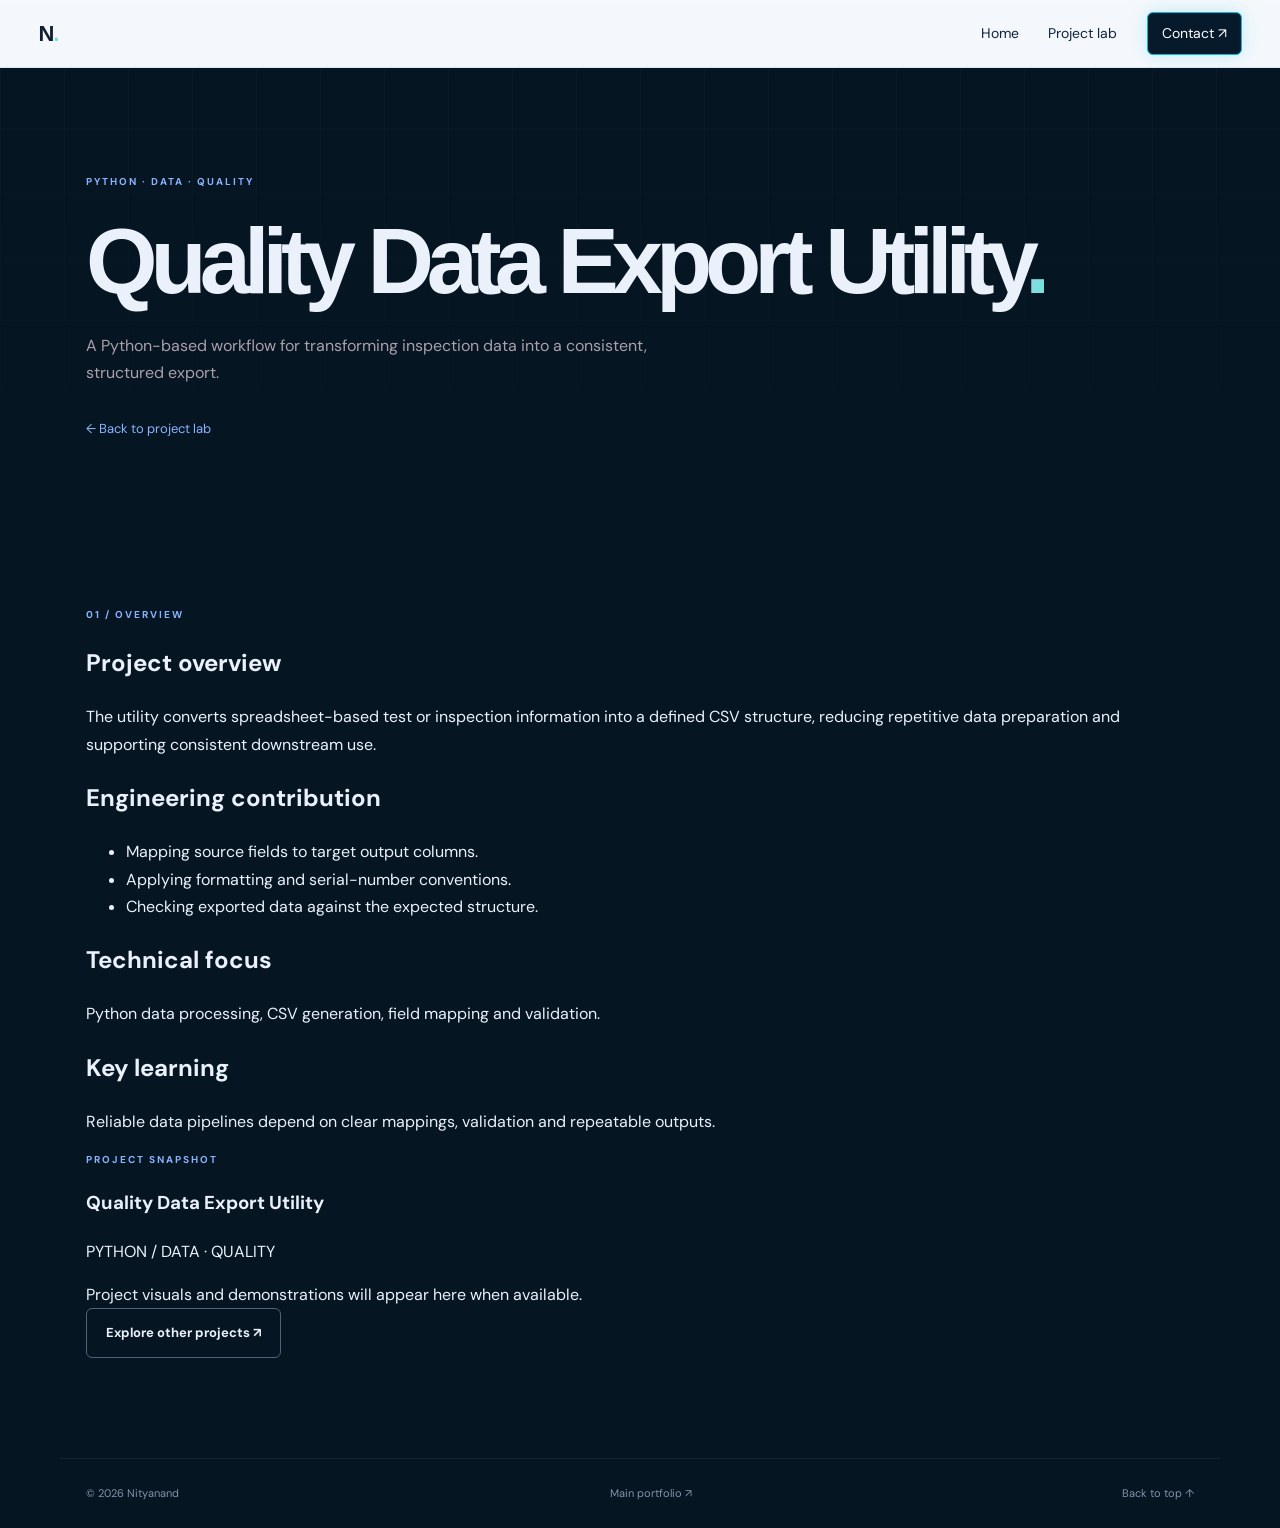
<file: projects/jabbals-quality-software.html>
<!DOCTYPE html>
<html lang="en"><head><meta charset="UTF-8"><meta name="viewport" content="width=device-width, initial-scale=1"><meta name="theme-color" content="#080d19"><meta name="description" content="Quality Data Export Utility — engineering project by Nityanand."><title>Quality Data Export Utility | Nityanand</title><link rel="preconnect" href="https://fonts.googleapis.com"><link href="https://fonts.googleapis.com/css2?family=DM+Sans:wght@400;500;600;700&family=Space+Grotesk:wght@400;500;600;700&display=swap" rel="stylesheet"><link rel="stylesheet" href="../assets/style.css"></head>
<body><div class="scroll-progress"><span id="scrollProgress"></span></div><header class="site-header"><a class="brand" href="../index.html">N<span>.</span></a><button class="menu-toggle" aria-label="Open navigation" aria-expanded="false">☰</button><nav class="nav"><a href="../index.html">Home</a><a href="../projects.html">Project lab</a><a class="nav-cta" href="../index.html#contact">Contact ↗</a></nav></header>
<main><section class="projects-hero shell"><p class="eyebrow">PYTHON · DATA · QUALITY</p><h1>Quality Data Export Utility<span class="gradient-text">.</span></h1><p>A Python-based workflow for transforming inspection data into a consistent, structured export.</p><a class="text-link" href="../projects.html">← Back to project lab</a></section>
<section class="section shell detail-layout"><article><p class="eyebrow">01 / OVERVIEW</p><h2>Project overview</h2><p>The utility converts spreadsheet-based test or inspection information into a defined CSV structure, reducing repetitive data preparation and supporting consistent downstream use.</p><h2>Engineering contribution</h2><ul><li>Mapping source fields to target output columns.</li><li>Applying formatting and serial-number conventions.</li><li>Checking exported data against the expected structure.</li></ul><h2>Technical focus</h2><p>Python data processing, CSV generation, field mapping and validation.</p><h2>Key learning</h2><p>Reliable data pipelines depend on clear mappings, validation and repeatable outputs.</p></article><aside class="detail-sidebar"><p class="eyebrow">PROJECT SNAPSHOT</p><h3>Quality Data Export Utility</h3><p>PYTHON / DATA · QUALITY</p><div class="media-placeholder">Project visuals and demonstrations will appear here when available.</div><a class="button secondary full" href="../projects.html">Explore other projects ↗</a></aside></section></main>
<footer class="site-footer"><span>© <span id="year"></span> Nityanand</span><a href="../index.html">Main portfolio ↗</a><a href="#top">Back to top ↑</a></footer><script src="../assets/script.js"></script></body></html>
</file>
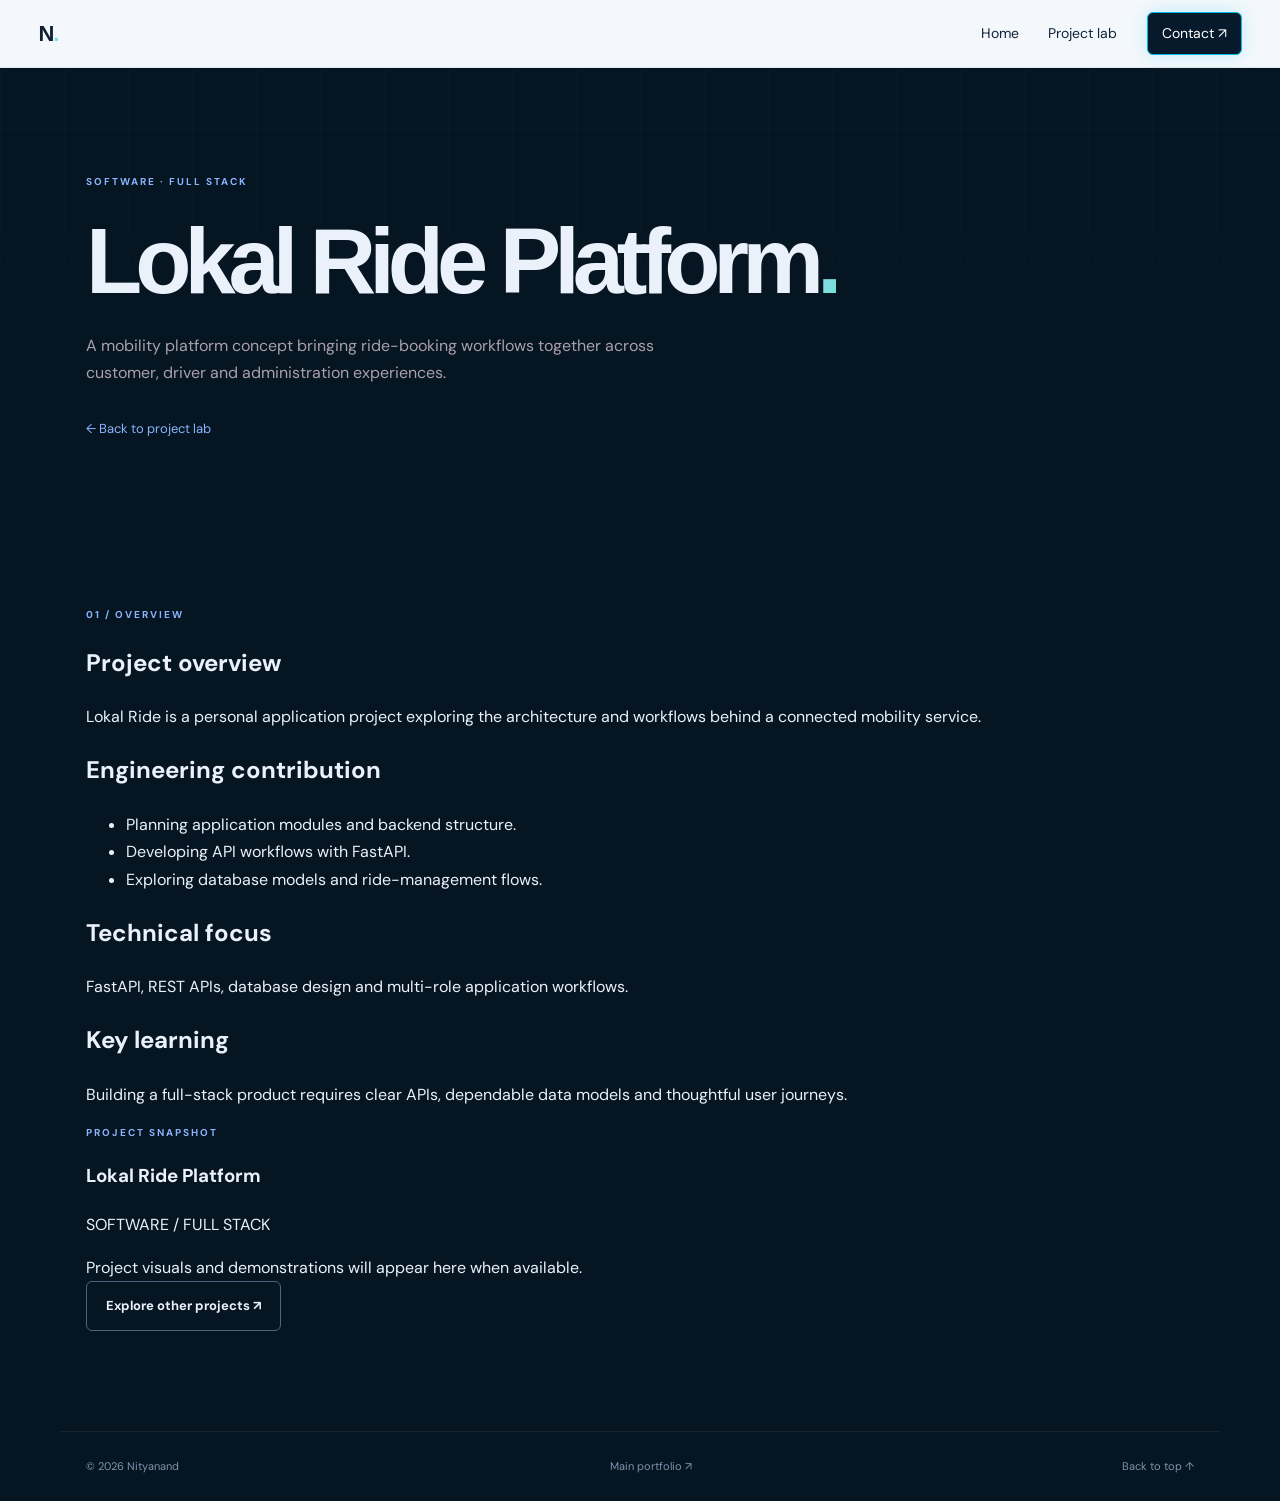
<file: projects/lokal-ride.html>
<!DOCTYPE html>
<html lang="en"><head><meta charset="UTF-8"><meta name="viewport" content="width=device-width, initial-scale=1"><meta name="theme-color" content="#080d19"><meta name="description" content="Lokal Ride Platform — engineering project by Nityanand."><title>Lokal Ride Platform | Nityanand</title><link rel="preconnect" href="https://fonts.googleapis.com"><link href="https://fonts.googleapis.com/css2?family=DM+Sans:wght@400;500;600;700&family=Space+Grotesk:wght@400;500;600;700&display=swap" rel="stylesheet"><link rel="stylesheet" href="../assets/style.css"></head>
<body><div class="scroll-progress"><span id="scrollProgress"></span></div><header class="site-header"><a class="brand" href="../index.html">N<span>.</span></a><button class="menu-toggle" aria-label="Open navigation" aria-expanded="false">☰</button><nav class="nav"><a href="../index.html">Home</a><a href="../projects.html">Project lab</a><a class="nav-cta" href="../index.html#contact">Contact ↗</a></nav></header>
<main><section class="projects-hero shell"><p class="eyebrow">SOFTWARE · FULL STACK</p><h1>Lokal Ride Platform<span class="gradient-text">.</span></h1><p>A mobility platform concept bringing ride-booking workflows together across customer, driver and administration experiences.</p><a class="text-link" href="../projects.html">← Back to project lab</a></section>
<section class="section shell detail-layout"><article><p class="eyebrow">01 / OVERVIEW</p><h2>Project overview</h2><p>Lokal Ride is a personal application project exploring the architecture and workflows behind a connected mobility service.</p><h2>Engineering contribution</h2><ul><li>Planning application modules and backend structure.</li><li>Developing API workflows with FastAPI.</li><li>Exploring database models and ride-management flows.</li></ul><h2>Technical focus</h2><p>FastAPI, REST APIs, database design and multi-role application workflows.</p><h2>Key learning</h2><p>Building a full-stack product requires clear APIs, dependable data models and thoughtful user journeys.</p></article><aside class="detail-sidebar"><p class="eyebrow">PROJECT SNAPSHOT</p><h3>Lokal Ride Platform</h3><p>SOFTWARE / FULL STACK</p><div class="media-placeholder">Project visuals and demonstrations will appear here when available.</div><a class="button secondary full" href="../projects.html">Explore other projects ↗</a></aside></section></main>
<footer class="site-footer"><span>© <span id="year"></span> Nityanand</span><a href="../index.html">Main portfolio ↗</a><a href="#top">Back to top ↑</a></footer><script src="../assets/script.js"></script></body></html>
</file>
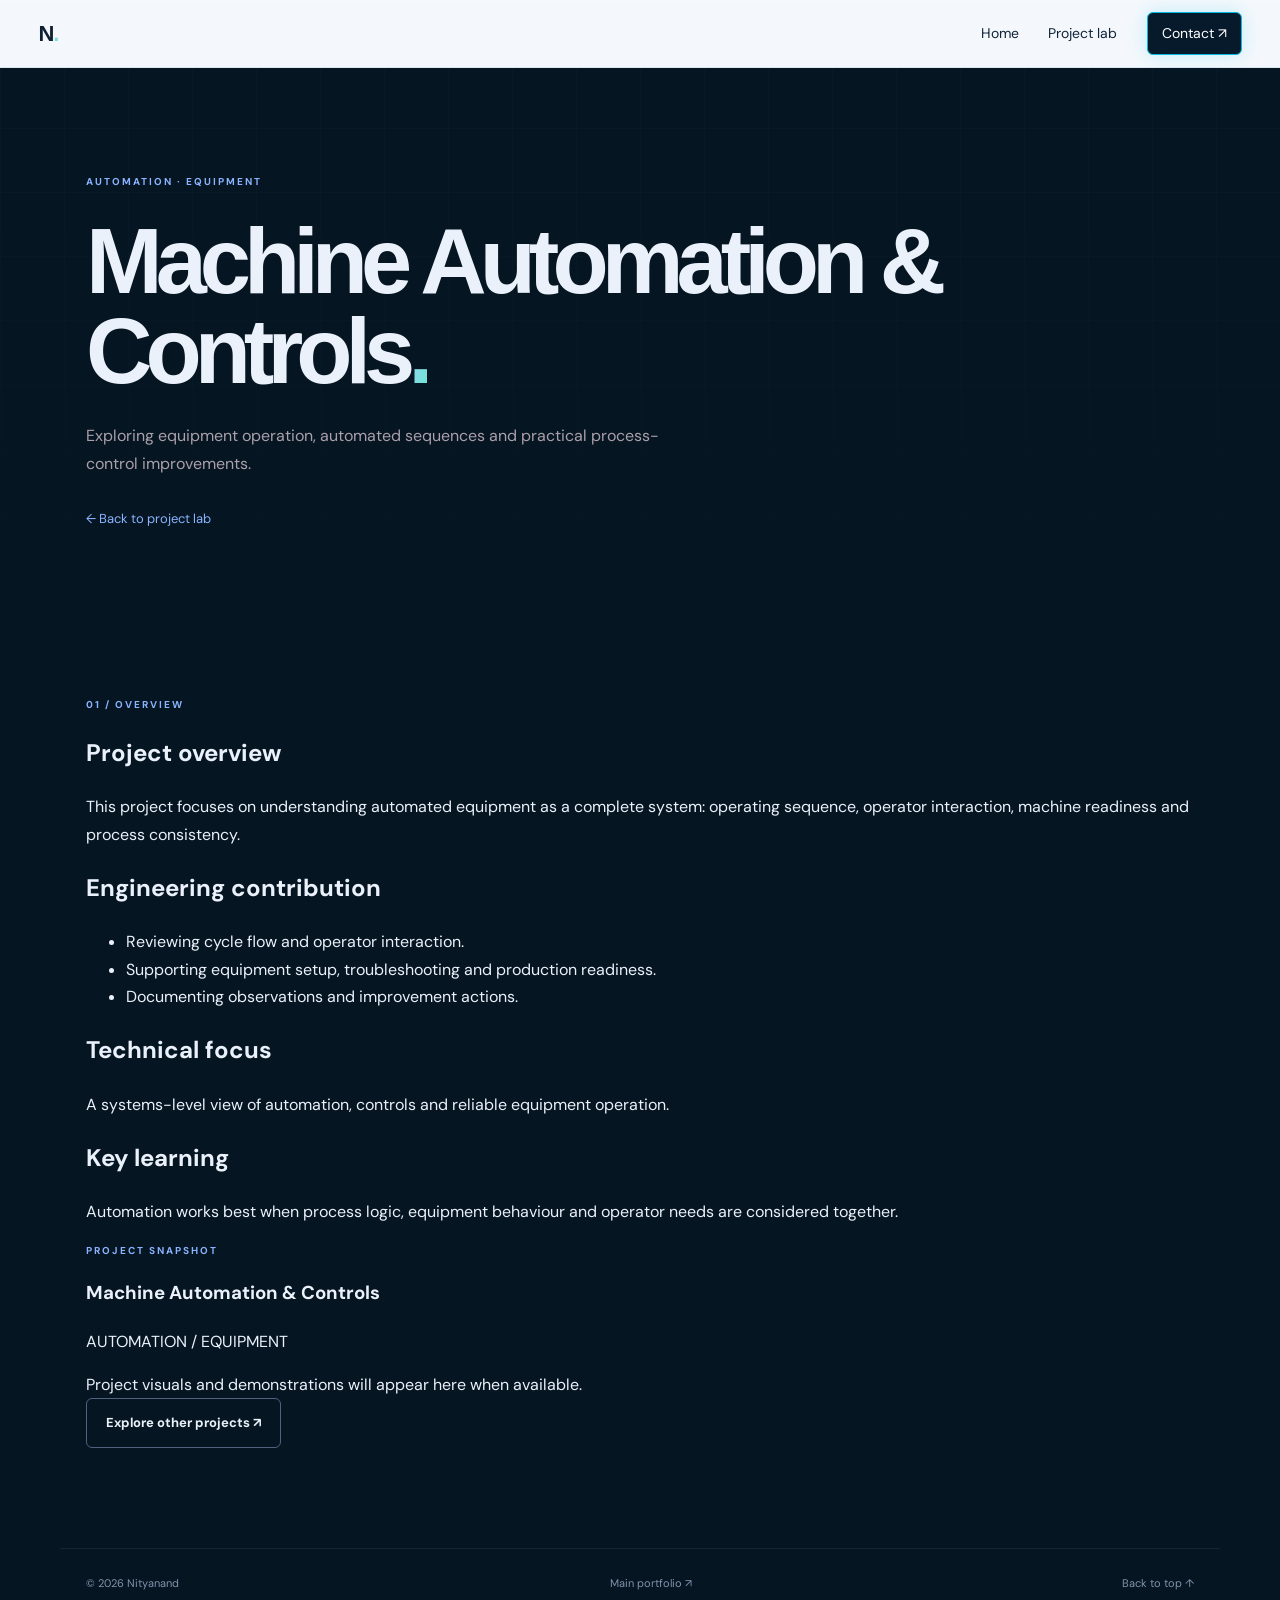
<file: projects/potting-machine-automation.html>
<!DOCTYPE html>
<html lang="en"><head><meta charset="UTF-8"><meta name="viewport" content="width=device-width, initial-scale=1"><meta name="theme-color" content="#080d19"><meta name="description" content="Machine Automation & Controls — engineering project by Nityanand."><title>Machine Automation & Controls | Nityanand</title><link rel="preconnect" href="https://fonts.googleapis.com"><link href="https://fonts.googleapis.com/css2?family=DM+Sans:wght@400;500;600;700&family=Space+Grotesk:wght@400;500;600;700&display=swap" rel="stylesheet"><link rel="stylesheet" href="../assets/style.css"></head>
<body><div class="scroll-progress"><span id="scrollProgress"></span></div><header class="site-header"><a class="brand" href="../index.html">N<span>.</span></a><button class="menu-toggle" aria-label="Open navigation" aria-expanded="false">☰</button><nav class="nav"><a href="../index.html">Home</a><a href="../projects.html">Project lab</a><a class="nav-cta" href="../index.html#contact">Contact ↗</a></nav></header>
<main><section class="projects-hero shell"><p class="eyebrow">AUTOMATION · EQUIPMENT</p><h1>Machine Automation & Controls<span class="gradient-text">.</span></h1><p>Exploring equipment operation, automated sequences and practical process-control improvements.</p><a class="text-link" href="../projects.html">← Back to project lab</a></section>
<section class="section shell detail-layout"><article><p class="eyebrow">01 / OVERVIEW</p><h2>Project overview</h2><p>This project focuses on understanding automated equipment as a complete system: operating sequence, operator interaction, machine readiness and process consistency.</p><h2>Engineering contribution</h2><ul><li>Reviewing cycle flow and operator interaction.</li><li>Supporting equipment setup, troubleshooting and production readiness.</li><li>Documenting observations and improvement actions.</li></ul><h2>Technical focus</h2><p>A systems-level view of automation, controls and reliable equipment operation.</p><h2>Key learning</h2><p>Automation works best when process logic, equipment behaviour and operator needs are considered together.</p></article><aside class="detail-sidebar"><p class="eyebrow">PROJECT SNAPSHOT</p><h3>Machine Automation & Controls</h3><p>AUTOMATION / EQUIPMENT</p><div class="media-placeholder">Project visuals and demonstrations will appear here when available.</div><a class="button secondary full" href="../projects.html">Explore other projects ↗</a></aside></section></main>
<footer class="site-footer"><span>© <span id="year"></span> Nityanand</span><a href="../index.html">Main portfolio ↗</a><a href="#top">Back to top ↑</a></footer><script src="../assets/script.js"></script></body></html>
</file>
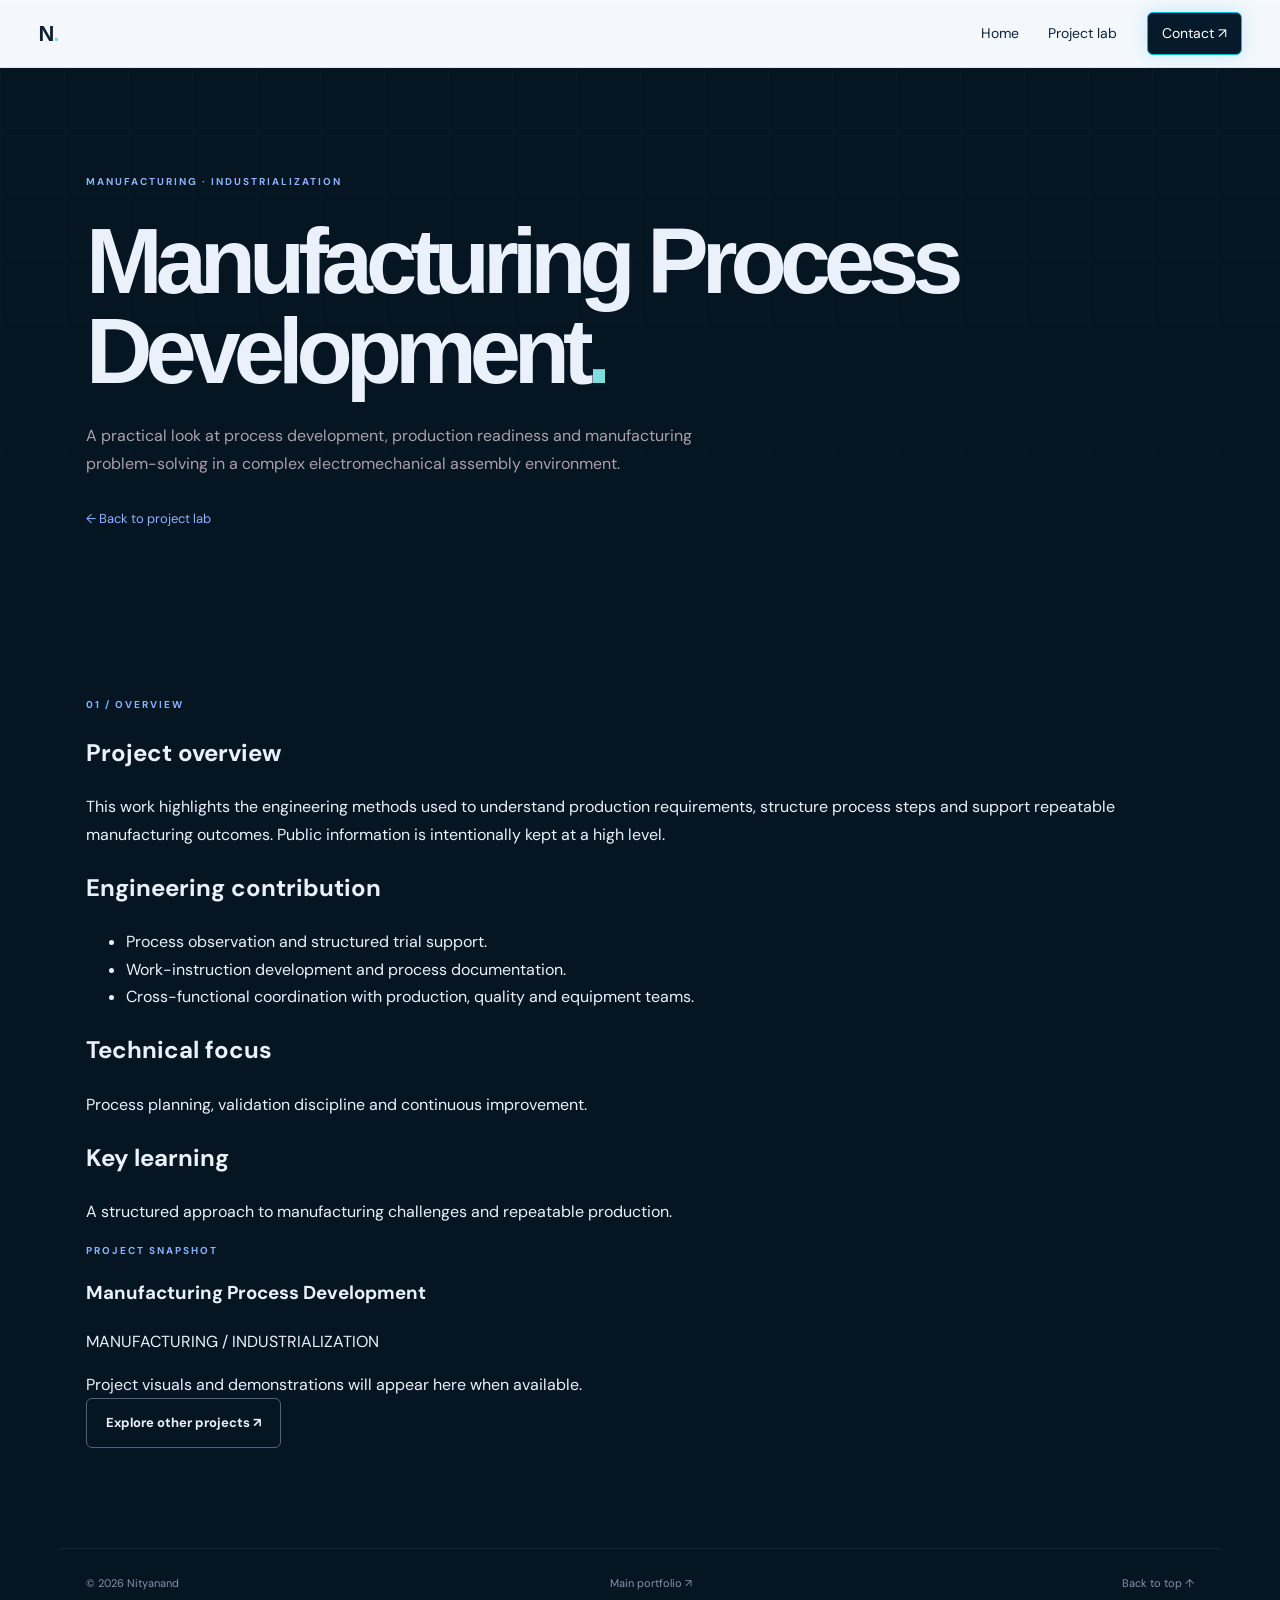
<file: projects/seakeeper-vacuum-potting.html>
<!DOCTYPE html>
<html lang="en"><head><meta charset="UTF-8"><meta name="viewport" content="width=device-width, initial-scale=1"><meta name="theme-color" content="#080d19"><meta name="description" content="Manufacturing Process Development — engineering project by Nityanand."><title>Manufacturing Process Development | Nityanand</title><link rel="preconnect" href="https://fonts.googleapis.com"><link href="https://fonts.googleapis.com/css2?family=DM+Sans:wght@400;500;600;700&family=Space+Grotesk:wght@400;500;600;700&display=swap" rel="stylesheet"><link rel="stylesheet" href="../assets/style.css"></head>
<body><div class="scroll-progress"><span id="scrollProgress"></span></div><header class="site-header"><a class="brand" href="../index.html">N<span>.</span></a><button class="menu-toggle" aria-label="Open navigation" aria-expanded="false">☰</button><nav class="nav"><a href="../index.html">Home</a><a href="../projects.html">Project lab</a><a class="nav-cta" href="../index.html#contact">Contact ↗</a></nav></header>
<main><section class="projects-hero shell"><p class="eyebrow">MANUFACTURING · INDUSTRIALIZATION</p><h1>Manufacturing Process Development<span class="gradient-text">.</span></h1><p>A practical look at process development, production readiness and manufacturing problem-solving in a complex electromechanical assembly environment.</p><a class="text-link" href="../projects.html">← Back to project lab</a></section>
<section class="section shell detail-layout"><article><p class="eyebrow">01 / OVERVIEW</p><h2>Project overview</h2><p>This work highlights the engineering methods used to understand production requirements, structure process steps and support repeatable manufacturing outcomes. Public information is intentionally kept at a high level.</p><h2>Engineering contribution</h2><ul><li>Process observation and structured trial support.</li><li>Work-instruction development and process documentation.</li><li>Cross-functional coordination with production, quality and equipment teams.</li></ul><h2>Technical focus</h2><p>Process planning, validation discipline and continuous improvement.</p><h2>Key learning</h2><p>A structured approach to manufacturing challenges and repeatable production.</p></article><aside class="detail-sidebar"><p class="eyebrow">PROJECT SNAPSHOT</p><h3>Manufacturing Process Development</h3><p>MANUFACTURING / INDUSTRIALIZATION</p><div class="media-placeholder">Project visuals and demonstrations will appear here when available.</div><a class="button secondary full" href="../projects.html">Explore other projects ↗</a></aside></section></main>
<footer class="site-footer"><span>© <span id="year"></span> Nityanand</span><a href="../index.html">Main portfolio ↗</a><a href="#top">Back to top ↑</a></footer><script src="../assets/script.js"></script></body></html>
</file>
<file: assets/style.css>
:root{--bg:#080d19;--panel:#101a2b;--panel2:#14233a;--text:#edf4ff;--muted:#9baac2;--blue:#8ab4ff;--cyan:#68e0d1;--line:#263650;--max:1160px;--font:'DM Sans',sans-serif;--display:'Space Grotesk',sans-serif}
*{box-sizing:border-box}html{scroll-behavior:smooth;scroll-padding-top:90px}body{margin:0;background:var(--bg);color:var(--text);font-family:var(--font);line-height:1.7;overflow-x:hidden}body:before{content:"";position:fixed;inset:0;pointer-events:none;z-index:-1;background-image:linear-gradient(#91b7ff08 1px,transparent 1px),linear-gradient(90deg,#91b7ff08 1px,transparent 1px);background-size:64px 64px;mask-image:linear-gradient(to bottom,black,transparent 85%)}a{color:inherit;text-decoration:none}.shell{max-width:var(--max);margin:auto;padding-left:26px;padding-right:26px}.scroll-progress{position:fixed;z-index:30;top:0;left:0;width:100%;height:2px;background:#ffffff12}.scroll-progress span{display:block;height:100%;width:0;background:linear-gradient(90deg,var(--blue),var(--cyan))}.site-header{height:78px;max-width:var(--max);margin:auto;padding:0 26px;display:flex;align-items:center;justify-content:space-between;border-bottom:1px solid #ffffff10;position:relative;z-index:20}.brand{font:700 22px var(--display);letter-spacing:-1px;white-space:nowrap}.brand span,.gradient-text{background:linear-gradient(110deg,#a9caff 10%,#70e5d5 90%);-webkit-background-clip:text;background-clip:text;color:transparent}.nav{display:flex;align-items:center;gap:30px;font-size:13px;color:var(--muted)}.nav a:hover,.text-link:hover,.contact-links a:hover{color:var(--cyan)}.nav-cta{color:var(--text)!important;border:1px solid #526b8d;padding:9px 14px;border-radius:6px}.menu-toggle{display:none;background:none;border:0;color:white;font-size:24px}.hero{min-height:650px;padding-top:100px;padding-bottom:100px;display:grid;grid-template-columns:1fr .95fr;gap:65px;align-items:center}.eyebrow,.card-kicker{font-size:10px;letter-spacing:2px;color:var(--blue);font-weight:700}.eyebrow i{display:inline-block;width:7px;height:7px;background:var(--cyan);border-radius:50%;margin-right:9px;box-shadow:0 0 14px var(--cyan)}.live-label{margin-left:12px;color:var(--cyan);font-size:9px;letter-spacing:1px}.hero h1,.projects-hero h1{font:700 clamp(64px,8vw,100px)/.98 var(--display);letter-spacing:-7px;margin:26px 0}.hero h2{font:600 18px var(--display);color:#d0def3}.hero h2 b{color:var(--cyan);padding:0 6px}.hero-text{max-width:540px;color:var(--muted);font-size:16px}.hero-actions{display:flex;gap:12px;margin-top:30px;flex-wrap:wrap}.button{display:inline-flex;align-items:center;gap:18px;padding:13px 19px;border-radius:6px;font-size:13px;font-weight:700;transition:.25s}.primary{background:var(--blue);color:#08111f}.primary:hover{background:#b6d2ff;transform:translateY(-3px);box-shadow:0 12px 30px #8ab4ff24}.secondary{border:1px solid #50627e}.secondary:hover{border-color:var(--cyan)}.hero-meta{display:flex;gap:24px;margin-top:34px;color:#8394ae;font-size:11px}.pulse,.signal-dot{display:inline-block;width:7px;height:7px;border-radius:50%;background:var(--cyan);box-shadow:0 0 0 5px #68e0d122;margin-right:8px}.hero-visual{height:430px;position:relative;display:grid;place-items:center;isolation:isolate}.visual-glow{position:absolute;width:300px;height:300px;background:#3a82ed30;filter:blur(75px);border-radius:50%}.circuit-grid{position:absolute;inset:25px;background-image:linear-gradient(#91b7ff16 1px,transparent 1px),linear-gradient(90deg,#91b7ff16 1px,transparent 1px);background-size:34px 34px;mask-image:radial-gradient(ellipse,black,transparent 72%)}.chip{width:205px;height:205px;border:1px solid #9fc4ff88;border-radius:28px;background:linear-gradient(145deg,#1c3555dd,#0c1628ee);box-shadow:0 0 0 12px #8ab4ff0b,0 0 0 26px #8ab4ff08,0 25px 90px #0009;display:flex;flex-direction:column;align-items:center;justify-content:center;z-index:2;transform:rotate(-8deg)}.chip-core{font:700 90px var(--display);letter-spacing:-10px;color:#dbeaff}.chip-core span{color:var(--cyan)}.chip-label{font-size:8px;letter-spacing:2px;color:var(--blue)}.orbit-ring{position:absolute;width:340px;height:340px;border:1px solid #8ab4ff3d;border-radius:50%;transform:rotateX(68deg) rotate(-22deg);animation:spin 24s linear infinite}.ring-two{width:410px;height:410px;transform:rotateX(68deg) rotate(35deg);animation-direction:reverse;border-color:#68e0d128}@keyframes spin{to{transform:rotateX(68deg) rotate(338deg)}}.node{position:absolute;z-index:3;font-size:9px;letter-spacing:1.5px;color:#d3e4ff;background:#0e1b2e;border:1px solid #506f9b;padding:7px 10px;border-radius:4px}.node-a{top:55px;left:7%}.node-b{top:95px;right:0}.node-c{bottom:85px;left:0}.node-d{bottom:50px;right:8%}.ticker{overflow:hidden;border-top:1px solid #ffffff12;border-bottom:1px solid #ffffff12;background:#0b1322;padding:15px 0}.ticker-track{display:flex;align-items:center;justify-content:space-around;gap:35px;min-width:950px;white-space:nowrap;font:600 10px var(--display);letter-spacing:2px;color:#9caec8}.ticker-track b{color:var(--cyan)}.section{padding-top:100px;padding-bottom:100px}.section-heading{margin-bottom:38px}.section-heading h2,.featured-wrap h2{font:600 clamp(36px,5vw,54px)/1.1 var(--display);letter-spacing:-2px;margin:12px 0}.about-grid{display:grid;grid-template-columns:1.2fr .8fr;gap:70px;align-items:center}.about-copy p{color:var(--muted);max-width:650px}.about-copy .lead{font:500 21px/1.55 var(--display);color:#dce8fa}.text-link{display:inline-block;margin-top:15px;color:var(--blue);font-size:13px}.signal-card{background:linear-gradient(145deg,#14243b,#0d1728);border:1px solid var(--line);border-radius:12px;padding:27px}.signal-top{display:flex;justify-content:space-between;color:var(--blue);font-size:9px;letter-spacing:2px;margin-bottom:20px}.signal-line{padding:14px 0;border-top:1px solid #ffffff13;display:flex;justify-content:space-between;font:500 17px var(--display)}.signal-line i{font-style:normal;color:#7287a5;font-size:11px}.signal-card>p{font-size:11px;color:var(--muted);margin-bottom:0}.expertise-section{background:linear-gradient(180deg,#0d1626,#0a1120);border-top:1px solid #ffffff0b;border-bottom:1px solid #ffffff0b}.expertise-grid{display:grid;grid-template-columns:repeat(4,1fr);gap:14px}.expertise-card{position:relative;min-height:290px;padding:25px 20px;background:#101c2e;border:1px solid #263954;border-radius:9px;transition:.25s}.expertise-card:hover,.project-card:hover{transform:translateY(-5px);border-color:#6f9bce;box-shadow:0 20px 45px #0003}.card-index{position:absolute;top:20px;right:20px;color:#647995;font-size:10px}.expertise-icon{font:30px var(--display);color:var(--cyan);margin:12px 0 25px}.expertise-card h3{font:600 18px var(--display)}.expertise-card p,.featured-wrap p,.contact-row p{font-size:13px;color:var(--muted)}.tags{display:flex;flex-wrap:wrap;gap:6px;margin-top:20px}.tags span{font-size:9px;color:#b7c9e3;border:1px solid #344a68;border-radius:3px;padding:4px 7px}.timeline{border-left:1px solid #49658a;margin-left:5px;padding-left:30px}.timeline-item{display:grid;grid-template-columns:210px 1fr;gap:35px;position:relative;padding:0 0 38px}.timeline-item:before{content:"";position:absolute;width:9px;height:9px;border-radius:50%;background:var(--cyan);left:-35px;top:8px;box-shadow:0 0 0 5px #68e0d119}.timeline-date{font-size:10px;letter-spacing:1.5px;color:var(--blue);font-weight:700}.timeline-item h3{font:600 19px var(--display);margin:0}.timeline-place{color:#d0def2!important;font-size:12px!important}.timeline-item p{max-width:680px;color:var(--muted);font-size:13px}.featured-section{padding-top:20px}.featured-wrap{position:relative;overflow:hidden;display:flex;align-items:center;justify-content:space-between;gap:30px;padding-top:55px;padding-bottom:55px;border:1px solid #344d70;border-radius:12px;background:linear-gradient(110deg,#142844,#0e192b)}.featured-wrap>div:first-child{position:relative;z-index:1;max-width:660px}.featured-orb{position:absolute;width:300px;height:300px;border:1px solid #8ab4ff30;border-radius:50%;right:70px;top:-120px;box-shadow:0 0 0 30px #8ab4ff08,0 0 0 60px #8ab4ff06}.contact-section{padding-top:85px}.contact-row{display:flex;justify-content:space-between;gap:50px;border-top:1px solid var(--line);padding-top:28px}.contact-row>div:first-child{max-width:620px}.email-link{display:inline-block;margin-top:12px;font:600 19px var(--display);color:var(--cyan)}.contact-links{display:flex;gap:22px;align-items:flex-start;font-size:13px;color:#c7d8ef}.site-footer{max-width:var(--max);margin:auto;padding:25px 26px;border-top:1px solid #ffffff12;display:flex;justify-content:space-between;gap:20px;color:#8293ad;font-size:11px}.site-footer a:hover{color:var(--cyan)}.projects-hero{padding-top:95px;padding-bottom:55px}.projects-hero h1{font-size:clamp(64px,8vw,92px)}.projects-hero>p:not(.eyebrow){max-width:620px;color:var(--muted);font-size:16px}.project-live{display:flex;align-items:center;gap:10px;margin-top:35px;font-size:10px;letter-spacing:1px;color:#8ea2bd}.project-live b{font:600 18px var(--display);color:var(--cyan);margin:0 8px}.filter-row{display:flex;gap:8px;flex-wrap:wrap;margin-bottom:25px}.filter-btn{background:transparent;border:1px solid #354966;color:#a9bad2;border-radius:4px;padding:8px 14px;font:500 11px var(--font);cursor:pointer}.filter-btn.active,.filter-btn:hover{background:#203755;color:#e7f1ff;border-color:#739acb}.projects-grid{display:grid;grid-template-columns:repeat(2,1fr);gap:18px}.project-card{display:block;border:1px solid #293d59;border-radius:9px;overflow:hidden;background:#101b2d;transition:.25s}.project-visual{height:185px;padding:18px;display:flex;justify-content:space-between;align-items:flex-end;position:relative;overflow:hidden;background:linear-gradient(135deg,#1b4266,#101b2d)}.project-visual:after{content:"";position:absolute;width:170px;height:170px;border:1px solid #a5c8ff55;border-radius:50%;right:35px;top:-65px;box-shadow:0 0 0 22px #a5c8ff0b,0 0 0 44px #a5c8ff08}.project-visual>span,.project-visual>b{position:relative;z-index:1;color:#dceaff;font-size:10px;letter-spacing:1.5px}.project-visual>b{text-align:right;font:600 13px/1.3 var(--display)}.visual-mark{position:absolute;z-index:1;left:50%;top:50%;transform:translate(-50%,-50%);font:500 70px var(--display);color:#b6d6ff66;font-style:normal}.visual-machine{background:linear-gradient(135deg,#24505b,#101b2d)}.visual-software{background:linear-gradient(135deg,#293d70,#111b35)}.visual-app{background:linear-gradient(135deg,#23545d,#122b3c)}.visual-ev{background:linear-gradient(135deg,#38516e,#15223b)}.project-info{padding:21px}.project-info h3{font:600 19px var(--display);margin:6px 0}.project-info p:not(.card-kicker){font-size:13px;color:var(--muted)}.card-arrow{font-size:11px;color:var(--cyan);font-weight:700}.reveal{opacity:0;transform:translateY(22px);transition:opacity .7s ease,transform .7s ease}.reveal.visible{opacity:1;transform:translateY(0)}.project-card[hidden]{display:none}
@media(max-width:900px){.expertise-grid{grid-template-columns:repeat(2,1fr)}.hero{gap:20px}.about-grid{gap:35px}}
@media(max-width:680px){.site-header{height:68px}.menu-toggle{display:block;background:none;border:0;color:white;font-size:24px}.nav{display:none;position:absolute;top:68px;left:0;right:0;padding:20px 26px;background:#101a2b;flex-direction:column;align-items:flex-start;border-bottom:1px solid var(--line)}.nav.open{display:flex}.hero{grid-template-columns:1fr;padding-top:65px;padding-bottom:65px;gap:10px}.hero h1,.projects-hero h1{letter-spacing:-4px}.hero-visual{height:330px}.chip{width:160px;height:160px}.chip-core{font-size:70px}.orbit-ring{width:270px;height:270px}.ring-two{width:320px;height:320px}.node{font-size:8px}.hero-meta{flex-direction:column;gap:8px}.section{padding-top:70px;padding-bottom:70px}.about-grid{grid-template-columns:1fr}.expertise-grid,.projects-grid{grid-template-columns:1fr}.expertise-card{min-height:0}.timeline-item{grid-template-columns:1fr;gap:7px}.featured-wrap{align-items:flex-start;flex-direction:column;padding-top:35px;padding-bottom:35px}.contact-row{flex-direction:column;gap:25px}.contact-links{flex-wrap:wrap}.site-footer{flex-wrap:wrap}.projects-hero{padding-top:65px}.ticker-track{gap:24px}}
@media(prefers-reduced-motion:reduce){*,*:before,*:after{scroll-behavior:auto!important;animation-duration:.01ms!important;transition-duration:.01ms!important}}


/* Live GitHub activity */
.section-intro{max-width:650px;color:var(--muted);font-size:14px;margin-top:10px}
.github-panel{border:1px solid #2b4262;border-radius:12px;background:linear-gradient(145deg,#111f33,#0c1525);padding:24px}
.github-panel-head{display:flex;justify-content:space-between;align-items:center;gap:15px;padding-bottom:18px;border-bottom:1px solid #ffffff13;font-size:11px}
.github-panel-head a{color:var(--cyan);font-weight:700}
.github-panel-label{letter-spacing:1.5px;color:#c9d9ee}
.github-live-dot,.loading-pulse{display:inline-block;width:8px;height:8px;border-radius:50%;background:var(--cyan);margin-right:9px;box-shadow:0 0 0 5px #68e0d122;animation:livePulse 1.8s infinite}
@keyframes livePulse{50%{box-shadow:0 0 0 9px #68e0d108;opacity:.65}}
.github-activity{display:grid;grid-template-columns:repeat(2,1fr);gap:0 28px}
.github-event{display:grid;grid-template-columns:34px 1fr auto;gap:12px;align-items:center;padding:17px 0;border-bottom:1px solid #ffffff10;min-width:0}
.github-event-icon{width:32px;height:32px;display:grid;place-items:center;border:1px solid #395575;border-radius:8px;color:var(--cyan);font:600 13px var(--display)}
.github-event-copy{min-width:0}.github-event-copy strong{display:block;font-size:12px;color:#e1edff}.github-event-copy a{color:var(--blue)}.github-event-copy small{display:block;color:var(--muted);font-size:10px;overflow:hidden;text-overflow:ellipsis;white-space:nowrap}
.github-event time{font-size:10px;color:#8295b1;white-space:nowrap}.github-loading,.github-empty{padding:25px 0;color:var(--muted);font-size:12px}.github-footnote{font-size:10px;color:#7185a2;margin:16px 0 0}
.github-error a{color:var(--cyan)}
/* Animated technical skill map */
.skills-section{background:linear-gradient(180deg,#0b1423,#0e192a);border-top:1px solid #ffffff0b;border-bottom:1px solid #ffffff0b}
.skill-visual-grid{display:grid;grid-template-columns:repeat(2,1fr);gap:14px}
.skill-visual{display:grid;grid-template-columns:130px 1fr;align-items:center;gap:22px;padding:23px;background:#101d30;border:1px solid #2b405e;border-radius:10px;overflow:hidden}
.skill-visual h3{font:600 19px var(--display);margin:4px 0 8px}.skill-visual p:not(.skill-kicker){font-size:12px;color:var(--muted);margin:0}
.skill-kicker{font-size:9px;letter-spacing:1.5px;color:var(--cyan);font-weight:700;margin:0}
.skill-tags{display:flex;flex-wrap:wrap;gap:6px;margin-top:13px}.skill-tags span{font-size:9px;padding:4px 7px;border:1px solid #354c6d;border-radius:4px;color:#c4d5ec}
.skill-orbit{width:112px;height:112px;border:1px solid #8ab4ff65;border-radius:50%;display:grid;place-items:center;position:relative;color:#dceaff;font:700 25px var(--display);background:radial-gradient(circle,#8ab4ff18,transparent 68%);box-shadow:inset 0 0 25px #8ab4ff10,0 0 25px #8ab4ff0b;animation:orbitFloat 5s ease-in-out infinite}
.skill-orbit:before,.skill-orbit:after{content:"";position:absolute;border:1px solid #68e0d14d;border-radius:50%;inset:10px;transform:rotate(35deg) scaleX(.55)}
.skill-orbit:after{inset:-7px;border-color:#8ab4ff30;transform:rotate(-35deg) scaleX(.7)}
.skill-orbit i{position:absolute;right:-5px;top:3px;font:600 9px var(--font);color:var(--cyan);background:#102037;border:1px solid #426184;border-radius:50%;width:24px;height:24px;display:grid;place-items:center}
.orbit-electronics{animation-delay:.5s}.orbit-industry{animation-delay:1s}.orbit-software{animation-delay:1.5s}
@keyframes orbitFloat{50%{transform:translateY(-7px) rotate(5deg);box-shadow:inset 0 0 30px #8ab4ff16,0 0 35px #68e0d11b}}
/* Project image-style gallery */
.gallery-section{padding-top:65px}
.project-gallery{display:grid;grid-template-columns:repeat(6,1fr);gap:14px}
.gallery-tile{grid-column:span 2;min-width:0;border:1px solid #2b405e;border-radius:9px;overflow:hidden;background:#101b2d;transition:.25s}
.gallery-tile:nth-child(4),.gallery-tile:nth-child(5){grid-column:span 3}
.gallery-tile:hover{transform:translateY(-5px);border-color:#78a5d8;box-shadow:0 18px 40px #0004}
.gallery-art{height:210px;position:relative;overflow:hidden;padding:16px;background-image:linear-gradient(#b7d4ff0c 1px,transparent 1px),linear-gradient(90deg,#b7d4ff0c 1px,transparent 1px);background-size:24px 24px;isolation:isolate}
.gallery-art:after{content:"";position:absolute;inset:0;background:radial-gradient(ellipse at 50% 50%,transparent 10%,#08101b80 100%);z-index:-1}
.gallery-code{font-size:9px;letter-spacing:1.5px;color:#d6e7ff}
.gallery-art-label{position:absolute;right:16px;bottom:15px;text-align:right;font:600 12px/1.35 var(--display);letter-spacing:1px;color:#e1edff}
.gallery-caption{display:flex;align-items:center;gap:10px;padding:14px;font-size:11px}
.gallery-caption>span:first-child{color:var(--cyan);font-size:9px}.gallery-caption b{flex:1;font:600 12px var(--display)}.gallery-caption>span:last-child{color:var(--cyan)}
.art-vessel{position:absolute;left:25%;top:34px;width:90px;height:125px;border:2px solid #a6caff9c;border-radius:18px 18px 25px 25px;background:linear-gradient(90deg,#8ab4ff22,#68e0d122);box-shadow:0 0 30px #8ab4ff25}
.art-vessel:before{content:"";position:absolute;left:-13px;right:-13px;top:20px;height:5px;background:#a6caff88}.art-vessel i{position:absolute;left:15px;right:15px;bottom:20px;height:35px;border:1px solid #68e0d1;border-radius:50%;background:#68e0d122}.art-vessel b{position:absolute;left:40px;top:-22px;height:22px;border-left:2px solid #a6caff}
.art-machine{position:absolute;left:22%;top:40px;width:135px;height:115px;border:2px solid #7eddd5;border-radius:8px;background:#0a1c2a99;box-shadow:0 0 35px #68e0d122}
.art-machine:before{content:"";position:absolute;left:15px;right:15px;top:15px;height:10px;border:1px solid #a6caff}.art-machine i{position:absolute;left:25px;top:38px;width:80px;height:40px;border:1px solid #68e0d1}.art-machine b{position:absolute;left:60px;top:28px;height:65px;border-left:2px solid #a6caff}.art-machine em{position:absolute;bottom:-12px;left:12px;right:12px;border-bottom:4px solid #7eddd5}
.art-code{position:absolute;left:18%;top:48px;width:145px;height:105px;padding:15px;border:1px solid #9abaff88;background:#101b35d9;box-shadow:0 0 30px #8ab4ff22}.art-code i{display:block;height:4px;margin:7px 0;background:linear-gradient(90deg,#68e0d1 0 30%,#8ab4ff 30% 75%,transparent 75%);border-radius:3px}.art-code i:nth-child(2){width:75%}.art-code i:nth-child(3){width:90%}.art-code i:nth-child(4){width:60%}.art-code b{position:absolute;right:12px;bottom:7px;color:#68e0d1;font:22px var(--display)}
.art-phone{position:absolute;left:28%;top:27px;width:76px;height:145px;border:2px solid #9be4df;border-radius:13px;background:#0b1b2b;box-shadow:0 0 35px #68e0d122}.art-phone:before{content:"";position:absolute;top:8px;left:28px;width:18px;border-top:3px solid #9be4df}.art-phone i{position:absolute;top:28px;left:9px;right:9px;height:42px;border-radius:6px;background:linear-gradient(135deg,#245a6a,#8ab4ff66)}.art-phone b{position:absolute;left:9px;right:9px;bottom:35px;height:22px;border:1px solid #68e0d1;border-radius:4px}.art-phone em{position:absolute;bottom:13px;left:20px;width:32px;border-top:3px solid #8ab4ff}
.art-chip{position:absolute;left:24%;top:42px;width:115px;height:115px;display:grid;place-items:center;border:1px solid #c0d7ff;border-radius:22px;background:linear-gradient(140deg,#24486a,#10223b);box-shadow:0 0 0 10px #8ab4ff12,0 0 35px #68e0d122;transform:rotate(-8deg)}.art-chip i{font:50px var(--display);color:#68e0d1;font-style:normal}
@media(max-width:800px){.skill-visual-grid{grid-template-columns:1fr}.project-gallery{grid-template-columns:repeat(2,1fr)}.gallery-tile,.gallery-tile:nth-child(4),.gallery-tile:nth-child(5){grid-column:span 1}.github-activity{grid-template-columns:1fr}}
@media(max-width:560px){.skill-visual{grid-template-columns:85px 1fr;gap:14px;padding:16px}.skill-orbit{width:78px;height:78px;font-size:19px}.gallery-art{height:170px}.gallery-caption b{font-size:10px}.github-panel{padding:16px}.github-event{grid-template-columns:30px 1fr}.github-event time{grid-column:2}.github-panel-head{align-items:flex-start;flex-direction:column}}
@media(prefers-reduced-motion:reduce){.skill-orbit,.github-live-dot,.loading-pulse{animation:none}}


/* Hybrid editorial portfolio refresh */
:root{--paper:#f4f1e9;--ink:#151a22;--ink-soft:#48515e;--electric:#177d91}
body{background:#0a1220;color:#eaf1fb}
.hybrid-hero{max-width:none;padding:86px max(5vw,calc((100vw - 1180px)/2)) 82px;background:var(--paper);color:var(--ink);display:grid;grid-template-columns:1.05fr .95fr;gap:5vw;min-height:660px;align-items:center;overflow:hidden}
.hybrid-hero .hero-copy{position:relative;z-index:2}.hybrid-hero .eyebrow{color:#56616e}.hybrid-hero .eyebrow i{background:#16899b}.hybrid-hero .live-label{color:#167e8c;border-color:#a8c6c5}
.hero-greeting{font:500 clamp(22px,3vw,36px) var(--display);margin:0 0 2px;color:#4c5661}
.hybrid-hero .hero-name{font:700 clamp(76px,10vw,142px)/.92 var(--display);letter-spacing:-.085em;color:#121923;margin:0 0 22px}
.hero-name span{color:#178b9a}
.hybrid-hero .hero-role{font:500 clamp(19px,2.4vw,30px) var(--display);color:#4d5865;margin:0 0 20px;min-height:38px}
.hero-role #roleRotator{color:#087e91;font-weight:700}.role-cursor{color:#087e91;animation:cursorBlink .8s steps(2) infinite}
@keyframes cursorBlink{50%{opacity:0}}
.hybrid-hero .hero-text{color:#596471;max-width:520px;font-size:16px;line-height:1.8}
.hybrid-hero .button.primary{background:#142b38;color:#fff;border-color:#142b38}.hybrid-hero .button.secondary{color:#18212b;border-color:#aeb8bd}
.hybrid-hero .hero-meta{color:#68737e}.hybrid-hero .hero-meta .pulse{background:#1594a0}
.portrait-stage{height:490px;position:relative;display:grid;place-items:center;isolation:isolate}
.portrait-backdrop{position:absolute;width:min(88%,420px);height:88%;background:linear-gradient(145deg,#d6e2df,#b8c9c8);border-radius:48% 48% 8px 8px;transform:rotate(3deg);box-shadow:18px 20px 0 #dce5e0}
.portrait-frame{position:relative;width:min(78%,360px);height:420px;overflow:hidden;border-radius:46% 46% 8px 8px;background:linear-gradient(160deg,#c9d7d4,#819b9e);border:8px solid #f8f6ef;box-shadow:0 25px 65px #172d3530}
.portrait-placeholder{height:100%;display:flex;flex-direction:column;align-items:center;justify-content:center;background:radial-gradient(ellipse at 50% 38%,#f2eee4 0 13%,transparent 13.5%),linear-gradient(145deg,#c3d5d1,#758f95);color:#17313b}
.portrait-monogram{font:700 100px var(--display);opacity:.72}.portrait-caption{font:700 9px var(--font);letter-spacing:3px;margin-top:20px}
.portrait-stamp{position:absolute;right:0;top:17%;padding:13px 16px;background:#122b36;color:#d9f1ed;font:600 10px/1.5 var(--display);letter-spacing:1px;transform:rotate(5deg);box-shadow:0 12px 25px #142b3830}
.portrait-index{position:absolute;left:5%;bottom:6%;font:600 10px var(--font);letter-spacing:2px;color:#51636a}
.portrait-orbit{position:absolute;width:460px;height:460px;border:1px solid #278b9670;border-radius:50%;z-index:-1;animation:portraitSpin 35s linear infinite}
.portrait-orbit:before{content:"";position:absolute;left:12%;top:16%;width:10px;height:10px;border-radius:50%;background:#168b9a;box-shadow:0 0 0 8px #168b9a20}
@keyframes portraitSpin{to{transform:rotate(360deg)}}
.ticker{background:#102a36;color:#d9e9e7}
.about-grid,.expertise-section,.skills-section,.timeline,.featured-wrap,.github-panel{position:relative}
.section-heading h2{letter-spacing:-.055em}
@media(max-width:800px){.hybrid-hero{grid-template-columns:1fr;padding:65px 7vw 55px;gap:20px}.portrait-stage{height:390px}.portrait-frame{height:340px}.portrait-orbit{width:350px;height:350px}}
@media(max-width:560px){.hybrid-hero .hero-name{font-size:clamp(68px,18vw,100px)}.hybrid-hero .hero-role{font-size:19px}.portrait-stage{height:350px}.portrait-frame{height:310px;width:75%}.portrait-stamp{right:0;font-size:8px}.portrait-orbit{width:310px;height:310px}}


/* Approved CircuitToCode portfolio visual system */
.site-header{max-width:none;padding:0 max(3.5vw,calc((100vw - 1540px)/2));height:82px;background:#f6f8fb;color:#102033;border-bottom:1px solid #dce6ef}
.brand{color:#102033;font-size:22px}.brand-mark{display:inline-grid;place-items:center;width:38px;height:38px;margin-right:8px;border:2px solid #148fd0;border-radius:10px;color:#087ebd;font-size:25px}
.nav{color:#29394b;gap:clamp(14px,2.3vw,34px)}.nav a:hover{color:#078ac5}.nav-cta{background:#071a2b;color:#fff!important;border-color:#04bce2;box-shadow:0 0 20px #08b9e933}
.hybrid-hero{min-height:570px;padding:48px max(5vw,calc((100vw - 1380px)/2)) 45px;grid-template-columns:1fr .95fr;gap:3vw;background:radial-gradient(ellipse at 83% 52%,#c9e8f9 0,transparent 34%),linear-gradient(115deg,#fbfcfd,#edf4fa 65%,#dcecf7)}
.hybrid-hero:before{content:"";position:absolute;left:0;bottom:0;width:32%;height:55%;opacity:.25;background:repeating-linear-gradient(45deg,transparent 0 22px,#27a7e8 23px 24px,transparent 25px 44px);mask-image:linear-gradient(90deg,#000,transparent)}
.hybrid-hero .hero-name{font-size:clamp(76px,8.5vw,124px);letter-spacing:-.075em;margin:14px 0 14px}
.hybrid-hero .hero-role{font-size:clamp(20px,2.1vw,29px);font-weight:700;color:#102033;border-left:7px solid #1678e8;padding-left:17px;line-height:1.2}
.hero-role #roleRotator{color:#102033}.hybrid-hero .hero-text{font-size:18px;color:#48586b;max-width:520px;line-height:1.55}
.hybrid-hero .hero-actions{margin-top:24px}.hybrid-hero .button{border-radius:28px;padding:13px 21px}
.hybrid-hero .button.primary{background:#071a2b;color:#fff;border:1px solid #079ed2;box-shadow:0 7px 22px #078ac52b}
.hybrid-hero .button.secondary{background:#ffffffa8;border:1px solid #9bb1c4;color:#102033}
.hybrid-hero .hero-meta{font-size:11px;color:#657486}
.portrait-stage{height:475px;max-width:610px;margin-left:auto;width:100%}
.portrait-backdrop{width:78%;height:88%;right:8%;left:auto;background:linear-gradient(140deg,#d9f0ff,#a5d9f2);border-radius:50%;transform:none;box-shadow:0 0 0 1px #70c9ed,0 0 0 18px #75c5e51a}
.portrait-frame{width:min(82%,430px);height:100%;border:0;border-radius:0;box-shadow:none;background:transparent;overflow:hidden;display:flex;align-items:flex-end;justify-content:center}
.portrait-photo{height:100%;width:100%;object-fit:cover;object-position:center 22%;mix-blend-mode:multiply;mask-image:linear-gradient(#000 80%,transparent 100%)}
.portrait-stamp{right:0;top:38%;background:transparent;color:#1686c1;box-shadow:none;transform:rotate(-8deg);font:italic 600 22px var(--display);line-height:1.3}
.portrait-index{left:8%;bottom:4%;color:#1686c1}
.portrait-orbit{width:440px;height:440px;border-color:#3aa9dc55}
.ticker{display:none}
.skills-section{background:radial-gradient(ellipse at 45% 10%,#0b3150,#061421 62%);border:0;padding-top:54px;padding-bottom:58px;position:relative;overflow:hidden}
.skills-section:before,.github-section:before{content:"";position:absolute;inset:0;pointer-events:none;opacity:.22;background-image:linear-gradient(90deg,transparent 0 8%,#04aee7 8.1% 8.2%,transparent 8.3% 100%),linear-gradient(#08aee522 1px,transparent 1px);background-size:160px 80px}
.skills-section .section-heading{margin-bottom:20px;text-align:center}.skills-section .eyebrow{color:#b6d5ed}
.skills-section .section-heading h2{font-size:32px;color:#f1f8ff}.skills-section .section-heading h2 .gradient-text{color:#19b7ec;background:none}
.skill-visual-grid{grid-template-columns:repeat(4,1fr);gap:12px}
.skill-visual{grid-template-columns:1fr;justify-items:center;text-align:center;background:transparent;border:0;padding:16px 8px;gap:12px}
.skill-orbit{width:72px;height:72px;font-size:19px;border-color:#0cb4e7;box-shadow:0 0 18px #03b5e733}
.skill-visual h3{font-size:15px;color:#fff}.skill-visual p:not(.skill-kicker){color:#9bb2c6}.skill-tags{justify-content:center}.skill-tags span{color:#c8e2f3;border-color:#1a5978}
.github-section{background:#061421;padding-top:40px;padding-bottom:58px;position:relative}
.github-section .section-heading{display:none}
.github-panel{max-width:530px;margin:0 0 0 auto;background:#071b2b;border-color:#11658b;box-shadow:0 0 28px #04aee51b}
.github-event{padding:10px 0}.github-event-icon{border-color:#0d789d;color:#16c0ec}.github-panel-head a{color:#14bce8}
@media(max-width:800px){.site-header{padding:0 20px}.hybrid-hero{grid-template-columns:1fr;padding:50px 7vw 25px}.portrait-stage{height:360px;max-width:450px;margin:0 auto}.skill-visual-grid{grid-template-columns:repeat(2,1fr)}.github-panel{margin:20px auto 0}}
@media(max-width:560px){.nav{gap:12px}.hybrid-hero .hero-name{font-size:clamp(65px,16vw,92px)}.hybrid-hero .hero-role{font-size:18px}.portrait-stage{height:310px}.portrait-stamp{font-size:16px}.skill-visual-grid{grid-template-columns:repeat(2,1fr)}}

/* Screenshot-matched CircuitToCode home layout */
body{background:#061522}
.site-header{height:68px;background:#f4f8fc;padding:0 max(3vw,calc((100vw - 1550px)/2));}
.brand-mark{font-size:0;position:relative}.brand-mark:after{content:"▣";font-size:25px}
.nav{font-size:14px;color:#10243a}
.hybrid-hero{min-height:470px;height:470px;padding:25px max(5vw,calc((100vw - 1370px)/2)) 12px;grid-template-columns:1fr .98fr;gap:0;background:radial-gradient(ellipse at 80% 52%,#b9e3ff 0,transparent 38%),linear-gradient(110deg,#f8fbff,#eaf3fc 70%,#d9eafa);position:relative}
.hybrid-hero .hero-copy{padding-top:8px}.hybrid-hero .hero-name{font-size:clamp(76px,7vw,112px);margin:10px 0 12px;letter-spacing:-.075em}
.hybrid-hero .hero-role{font-size:clamp(20px,2.1vw,29px);max-width:510px}
.hybrid-hero .hero-text{font-size:17px;max-width:500px}.hybrid-hero .hero-meta{display:none}
.portrait-stage{height:450px;align-self:end;margin:0 auto;width:100%;max-width:600px}
.portrait-frame{width:min(82%,430px);height:100%;}.portrait-photo{object-position:center 18%;mix-blend-mode:multiply}
.portrait-stamp{right:0;top:36%;font-size:20px}
.reference-dashboard{background:#061522;color:#f2f7ff;padding:24px max(3vw,calc((100vw - 1550px)/2)) 38px;position:relative;overflow:hidden;background-image:radial-gradient(ellipse at 30% 0%,#0b3451 0,transparent 55%),linear-gradient(180deg,#061a2a,#04111e)}
.reference-dashboard:before{content:"";position:absolute;inset:0;pointer-events:none;opacity:.24;background:repeating-linear-gradient(0deg,transparent 0 68px,#087eaa 69px,#087eaa 70px,transparent 71px),repeating-linear-gradient(90deg,transparent 0 155px,#087eaa 156px,#087eaa 157px,transparent 158px);mask-image:linear-gradient(180deg,#000,transparent 90%)}
.reference-top,.reference-projects{position:relative;z-index:1}
.reference-top{display:grid;grid-template-columns:1fr 470px;gap:32px;align-items:start;max-width:1500px;margin:auto}
.reference-skills{text-align:center;padding:0 0 14px}
.reference-kicker{font-size:12px;letter-spacing:4px;color:#b9d3e8;font-weight:700;margin:0 0 2px}
.reference-skills h2{font:600 31px var(--display);margin:0 0 16px;color:#f4f8ff}
.reference-skills h2 span{color:#12b8ed}
.tech-icons{display:grid;grid-template-columns:repeat(8,minmax(0,1fr));gap:10px;align-items:start}
.tech-item{display:flex;align-items:center;flex-direction:column;gap:8px;font-size:14px;line-height:1.25;text-align:center;color:#f4f7fc}
.tech-icon{width:74px;height:74px;border:1px solid #12628a;border-radius:50%;display:grid;place-items:center;background:radial-gradient(circle,#0b2c43,#061522 70%);box-shadow:inset 0 0 15px #0caee51a;color:#11c3f2;font:700 27px var(--display);transition:.25s}
.tech-item:hover .tech-icon{border-color:#13c9f4;box-shadow:0 0 20px #00bff255;transform:translateY(-4px)}
.tech-icon.cpp{font-size:32px;color:#fff;text-shadow:2px 2px #1475db}.tech-icon.cpp span{font-size:14px}.tech-icon.python{color:#ffd44d;text-shadow:2px 2px #2272b9}.tech-icon.stm{color:#05c7f1}.tech-icon.esp{font-size:20px;color:#f1f7ff}.tech-icon.kicad{font-size:32px;color:#ffcf36}.tech-icon.linux{font-size:37px}.tech-icon.gitlab{color:#ff7139;font-size:36px}.tech-icon.can{font-size:32px}
.reference-github{border:1px solid #11658b;border-radius:23px;padding:15px 18px 10px;background:linear-gradient(145deg,#091e30,#071726);box-shadow:0 0 25px #05b9f32a;min-height:218px}
.reference-github-head{display:flex;justify-content:space-between;align-items:center;gap:12px;font-size:15px;font-weight:700;margin-bottom:10px}
.reference-github-head>span{display:flex;align-items:center;gap:9px}.reference-github-head a,.contribution-caption a{font-size:11px;color:#11c6f2;text-decoration:underline}
.gh-mark{display:inline-grid;place-items:center;width:28px;height:28px;background:#f2f7ff;color:#071726;border-radius:50%;font-size:15px}
.reference-github .github-activity{display:block;max-height:102px;overflow:hidden}
.reference-github .github-event{display:grid;grid-template-columns:22px 1fr auto;gap:8px;align-items:center;padding:5px 0;border:0;font-size:11px}
.reference-github .github-event-icon{width:13px;height:13px;font-size:8px}.reference-github .github-event-copy strong{font-size:11px;font-weight:500;color:#f0f6fc}.reference-github .github-event-copy small{display:none}.reference-github .github-event time{font-size:10px;color:#c4d5e4}
.reference-github .github-empty{font-size:11px;color:#b7cad8}
.contribution-grid{display:grid;grid-template-columns:repeat(26,1fr);gap:4px;margin-top:9px}
.contrib{height:9px;border-radius:3px;background:#1d3446}.contrib.c1{background:#075b58}.contrib.c2{background:#078c75}.contrib.c3{background:#10b77e}.contrib.c4{background:#24d18d}
.contribution-caption{text-align:right;font-size:9px;color:#b5cadb;margin:5px 0 0}
.reference-projects{max-width:1500px;margin:12px auto 0;text-align:center}
.reference-projects>h2{font:600 23px var(--display);margin:0 auto 12px;display:flex;align-items:center;justify-content:center;gap:24px}
.reference-projects>h2:before,.reference-projects>h2:after{content:"";width:80px;height:1px;background:#087eaa}
.reference-project-grid{display:grid;grid-template-columns:repeat(4,1fr);gap:22px}
.reference-project{height:145px;display:flex;flex-direction:column;justify-content:space-between;text-align:left;padding:15px;border:1px solid #08a9dc;border-radius:18px;overflow:hidden;position:relative;box-shadow:0 0 17px #00b5e92a;background:linear-gradient(135deg,#113d55,#061321)}
.reference-project:before{content:"";position:absolute;inset:0;opacity:.5;background:radial-gradient(circle at 70% 30%,#18bde7,transparent 40%),repeating-linear-gradient(135deg,transparent 0 15px,#2cb9d222 16px 17px,transparent 18px 32px)}
.reference-project span,.reference-project b{position:relative;z-index:1}.reference-project span{font-size:9px;letter-spacing:2px;color:#b9e6f6}.reference-project b{font:600 16px/1.25 var(--display);color:#f4fbff}
.project-mobile:before{background:radial-gradient(ellipse at 50% 30%,#3174a8,transparent 55%),linear-gradient(120deg,#101a47,#0a1726)}
.project-machine:before{background:radial-gradient(ellipse at 50% 30%,#9aa7a7,transparent 45%),linear-gradient(120deg,#293e47,#071827)}
.project-data:before{background:radial-gradient(ellipse at 50% 30%,#4157c6,transparent 45%),linear-gradient(120deg,#151d52,#071827)}
.reference-project:hover{transform:translateY(-4px);box-shadow:0 0 28px #00c5f466}
.reference-all-projects{display:inline-block;color:#16c5f0;font-size:12px;margin-top:12px}
@media(max-width:1000px){.reference-top{grid-template-columns:1fr 390px;gap:18px}.tech-icon{width:58px;height:58px}.reference-project-grid{gap:12px}}
@media(max-width:800px){.hybrid-hero{height:auto;min-height:0;grid-template-columns:1fr;padding:35px 7vw 0}.portrait-stage{height:340px;max-width:450px}.reference-top{grid-template-columns:1fr}.reference-github{max-width:520px;width:100%;margin:0 auto}.tech-icons{grid-template-columns:repeat(4,1fr);row-gap:18px}.reference-project-grid{grid-template-columns:repeat(2,1fr)}}
@media(max-width:560px){.site-header{height:auto;min-height:65px}.hybrid-hero .hero-name{font-size:clamp(60px,15vw,90px)}.hybrid-hero .hero-role{font-size:18px}.portrait-stage{height:300px}.reference-dashboard{padding:22px 15px 30px}.reference-skills h2{font-size:24px}.tech-icon{width:57px;height:57px}.tech-item{font-size:11px}.reference-project-grid{gap:9px}.reference-project{height:125px;padding:11px}.reference-project b{font-size:13px}}

.portrait-frame{overflow:visible!important;background:transparent!important}.portrait-photo{width:100%;height:100%;object-fit:contain!important;object-position:center bottom!important;mix-blend-mode:normal!important;mask-image:none!important}

/* CINEMATIC PORTFOLIO — full-site visual system inspired by the user's reference video */
:root{--bg:#09080d;--panel:#14111b;--panel2:#1b1521;--text:#f6f1f2;--muted:#aaa0aa;--red:#ed263f;--red2:#ff5365;--line:#38212d;--font:'DM Sans',sans-serif;--display:'Barlow Condensed',Impact,sans-serif}
html{scroll-behavior:smooth;scroll-padding-top:88px}body.cinema{background:#09080d;color:var(--text);font-family:var(--font);line-height:1.65;overflow-x:hidden}
body.cinema:before{content:"";position:fixed;inset:0;z-index:-1;pointer-events:none;background:radial-gradient(ellipse at 50% 0%,#3c14201c,transparent 55%),linear-gradient(180deg,#09080d,#0c0910 55%,#09080d)}
.cinema a{color:inherit;text-decoration:none}.cinema-progress{position:fixed;z-index:80;top:0;left:0;width:100%;height:2px;background:#ffffff12}.cinema-progress span{display:block;height:100%;width:0;background:var(--red)}
.cinema-header{height:74px;position:sticky;top:0;z-index:60;display:flex;align-items:center;justify-content:space-between;padding:0 clamp(20px,5vw,76px);background:#09080ded;border-bottom:1px solid #ffffff12;backdrop-filter:blur(18px)}
.cinema-brand{display:flex;align-items:center;gap:10px;font-weight:800;letter-spacing:.4px;font-size:17px}.brand-chip{width:30px;height:30px;border:1px solid var(--red);display:grid;place-items:center;color:var(--red);font:800 20px var(--display);box-shadow:0 0 16px #ed263f44}.brand-red{color:var(--red)}
.cinema-nav{display:flex;align-items:center;gap:clamp(14px,2.4vw,34px);font-size:11px;letter-spacing:.5px;text-transform:uppercase;color:#c5bac4}.cinema-nav a:hover{color:#fff}.cinema-nav .nav-cta{border:1px solid #7b2838;border-radius:3px;padding:9px 15px;color:#fff}
.cinema .menu-toggle{display:none}
.cinema-hero{min-height:640px;position:relative;display:grid;grid-template-columns:1.05fr .95fr;align-items:center;overflow:hidden;padding:55px clamp(24px,8vw,130px) 70px;background:radial-gradient(ellipse at 75% 45%,#40152288,transparent 44%),linear-gradient(110deg,#0a080e 10%,#120b13 62%,#190b13)}
.hero-vignette{position:absolute;inset:0;pointer-events:none;background:linear-gradient(90deg,#09080d 0%,transparent 58%,#09080d33 100%),linear-gradient(0deg,#09080d 0%,transparent 25%)}
.hero-copy{position:relative;z-index:2;max-width:720px}.cinema-overline,.section-overline{font-size:10px;letter-spacing:3px;font-weight:700;color:#e7a3ae}.cinema-overline span,.status-dot{display:inline-block;width:7px;height:7px;background:var(--red);border-radius:50%;margin-right:9px;box-shadow:0 0 12px var(--red)}
.cinema-hero h1,.library-hero h1{font:900 clamp(78px,12vw,168px)/.82 var(--display);letter-spacing:-2px;margin:24px 0 18px;color:#fff;text-shadow:0 8px 40px #000}.hero-subtitle{font:700 clamp(15px,2vw,22px) var(--display);letter-spacing:1.5px;color:#f4dce0}.hero-subtitle i{font-style:normal;color:var(--red);padding:0 7px}.hero-description{max-width:440px;color:#c2b7c1;font-size:15px;margin:20px 0 25px}
.hero-actions,.finale-actions{display:flex;gap:12px;flex-wrap:wrap}.cinema-button{display:inline-flex;align-items:center;justify-content:center;gap:18px;padding:12px 18px;border-radius:3px;font-size:10px;font-weight:800;letter-spacing:1px;transition:.25s}.red-button{background:var(--red);color:white!important;box-shadow:0 8px 25px #ed263f33}.red-button:hover{background:#ff3b53;transform:translateY(-3px)}.outline-button{border:1px solid #74515d;color:#f6e9ec!important}.outline-button:hover{border-color:var(--red);background:#ed263f12}
.hero-status{margin-top:32px;color:#8f828d;font-size:9px;letter-spacing:2px}.status-dot{width:6px;height:6px}
.hero-portrait{height:520px;position:relative;display:flex;align-items:flex-end;justify-content:center;z-index:1}.hero-portrait:after{content:"";position:absolute;bottom:0;left:0;right:0;height:40%;background:linear-gradient(0deg,#0b080e,transparent);pointer-events:none}.hero-portrait img{position:relative;z-index:2;height:100%;width:100%;object-fit:contain;object-position:center bottom;filter:drop-shadow(0 20px 55px #000b)}.portrait-halo{position:absolute;width:min(390px,90%);aspect-ratio:1;border-radius:50%;top:12%;background:radial-gradient(circle,#7b263d88,#35132155 55%,transparent 72%);border:1px solid #b8475b44;box-shadow:0 0 80px #7c1e3b33}.portrait-caption{position:absolute;z-index:4;right:0;bottom:22px;display:flex;flex-direction:column;border-left:2px solid var(--red);padding-left:12px}.portrait-caption span{font:700 22px var(--display);color:var(--red)}.portrait-caption b{font-size:11px;letter-spacing:2px}.portrait-caption small{font-size:8px;color:#a999a3;letter-spacing:1px}
.hero-bottomline{position:absolute;bottom:20px;left:clamp(24px,8vw,130px);right:clamp(24px,8vw,130px);display:flex;justify-content:space-between;color:#766b76;font-size:8px;letter-spacing:2px}
.cinema-section{padding:88px clamp(22px,7vw,110px);max-width:1600px;margin:auto}.cinema-section-head{text-align:center;margin:0 auto 42px}.cinema-section-head h2,.about-copy h2{font:800 clamp(42px,6vw,70px)/.95 var(--display);letter-spacing:1px;margin:7px 0 12px}.cinema-section-head>p:last-child{font-size:13px;color:#a99eaa;margin:0}.section-overline{margin:0;color:var(--red);font-size:9px}
.profile-section{background:linear-gradient(180deg,#0d0a11,#100b12);border-top:1px solid #ffffff0d;border-bottom:1px solid #ffffff0d}.profile-grid{max-width:1050px;margin:auto;display:grid;grid-template-columns:repeat(4,1fr);gap:16px}.profile-card{min-height:190px;padding:22px 18px;background:linear-gradient(145deg,#211923,#110e16);border:1px solid #392b37;display:flex;flex-direction:column;align-items:center;justify-content:center;text-align:center;transition:.25s;position:relative;overflow:hidden}.profile-card:before{content:"";position:absolute;inset:0;background:radial-gradient(circle at 50% 0%,var(--glow),transparent 68%);opacity:.45}.profile-card>*{position:relative}.profile-card:hover{transform:translateY(-7px);border-color:var(--accent);box-shadow:0 14px 40px #0008,0 0 25px var(--glow)}.profile-symbol{width:58px;height:58px;border-radius:50%;display:grid;place-items:center;border:1px solid var(--accent);font:700 28px var(--display);color:var(--accent);margin-bottom:14px}.profile-card b{font:700 20px var(--display);letter-spacing:1px}.profile-card small{font-size:10px;color:#a99eaa}.profile-card i{font-style:normal;font-size:8px;letter-spacing:2px;color:var(--accent);margin-top:15px}.profile-red{--accent:#ff4d61;--glow:#a51e3b}.profile-blue{--accent:#69aaff;--glow:#183d7a}.profile-gold{--accent:#e4b65b;--glow:#74511a}.profile-purple{--accent:#bd8cff;--glow:#4d2479}
.project-section{max-width:none;background:#0a090e}.project-section>.cinema-section-head,.moments-section>.cinema-section-head,.skills-universe>.cinema-section-head,.journey-section>.cinema-section-head{max-width:760px;margin-left:auto;margin-right:auto}.cinema-project-grid{display:grid;grid-template-columns:repeat(3,minmax(0,1fr));gap:17px;max-width:1280px;margin:auto}.cinema-project{background:linear-gradient(145deg,#1a141d,#100d14);border:1px solid #332530;padding:17px;min-width:0;transition:.25s;display:flex;flex-direction:column}.cinema-project:hover{transform:translateY(-5px);border-color:#9d354b;box-shadow:0 15px 40px #0007}.cinema-project>span{font-size:8px;letter-spacing:2px;color:#b68c98}.project-art{height:170px;margin:14px 0;background:radial-gradient(ellipse at 50% 45%,#652039,#1c101a 68%);position:relative;overflow:hidden;display:flex;align-items:center;justify-content:center;gap:20px}.project-art:after{content:"";position:absolute;inset:0;background:repeating-linear-gradient(135deg,transparent 0 18px,#ffffff08 19px,transparent 20px 38px)}.project-art>b{font:800 27px/.9 var(--display);color:#f5dce2;letter-spacing:1px;z-index:1}.art-vessel{width:76px;height:95px;border:2px solid #e6a9b7;border-radius:15px 15px 25px 25px;position:relative;box-shadow:0 0 25px #ed426544}.art-vessel:before{content:"";position:absolute;top:-10px;left:10px;right:10px;height:10px;border:2px solid #e6a9b7}.art-vessel i{position:absolute;bottom:12px;left:8px;right:8px;height:25px;background:#e43c5b55;border-radius:50%}.art-machine{width:100px;height:86px;border:3px solid #b5a4b4;position:relative;box-shadow:0 0 22px #ffffff22}.art-machine:before{content:"";position:absolute;top:12px;left:10px;right:10px;height:46px;border:2px solid #e2d4df}.art-machine i{position:absolute;top:-12px;left:43px;width:14px;height:22px;background:#e34b64}.art-machine b{position:absolute;bottom:-8px;left:8px;width:80px;height:7px;background:#a89aa8}.art-code{font:800 76px var(--display);color:#f15b78;text-shadow:0 0 30px #ed263f66}.art-phone{width:56px;height:105px;border:3px solid #d8cbd6;border-radius:11px;position:relative;box-shadow:0 0 25px #a94bff55}.art-phone i{position:absolute;top:12px;left:5px;right:5px;height:54px;background:linear-gradient(140deg,#a63d70,#273d73);border-radius:4px}.art-phone b{position:absolute;bottom:7px;left:18px;width:15px;height:3px;background:#fff;border-radius:4px}.art-chip{width:85px;height:85px;border:2px solid #e4a0b0;display:grid;place-items:center;font-size:48px;color:#ff526d;box-shadow:0 0 25px #ed263f55}.cinema-project h3{font:700 23px/1.1 var(--display);margin:3px 0 5px}.cinema-project p{font-size:11px;color:#a99eaa;margin:0 0 15px}.project-open{font-style:normal;font-size:8px;letter-spacing:1.5px;color:#ef788a;margin-top:auto}.project-process .project-art{background:radial-gradient(ellipse,#5d1d34,#171019 72%)}.project-automation .project-art{background:radial-gradient(ellipse,#3b3b4c,#15121b 72%)}.project-data .project-art{background:radial-gradient(ellipse,#54223e,#171019 72%)}.project-mobility .project-art{background:radial-gradient(ellipse,#2d315f,#12111e 72%)}.project-embedded .project-art{background:radial-gradient(ellipse,#1d5360,#10151d 72%)}
.center-action{text-align:center;margin-top:34px}
.moments-section{background:#100b12;border-top:1px solid #ffffff0b;border-bottom:1px solid #ffffff0b}.moments-grid{display:grid;grid-template-columns:repeat(4,1fr);gap:14px;max-width:1200px;margin:auto}.moment-card{min-height:185px;padding:20px;background:linear-gradient(145deg,#21151f,#120e16);border:1px solid #3a2634;position:relative}.moment-card span{font:700 28px var(--display);color:var(--red)}.moment-card b{display:block;font:800 25px/.95 var(--display);margin:18px 0 8px}.moment-card p{font-size:10px;color:#a99eaa;margin:0}
.skills-universe{background:radial-gradient(ellipse at 20% 50%,#35152355,transparent 45%),#0b090f}.universe-layout{max-width:1150px;margin:auto;display:grid;grid-template-columns:.8fr 1.2fr;gap:60px;align-items:center}.universe-core{height:350px;display:grid;place-items:center;position:relative}.core-center{width:135px;height:135px;border-radius:50%;border:1px solid #a03a52;background:radial-gradient(circle,#482034,#130d16 70%);box-shadow:0 0 50px #9f294a44;display:flex;flex-direction:column;align-items:center;justify-content:center;z-index:2}.core-center span{font:900 65px var(--display);color:#f5dce2;line-height:1}.core-center small{font-size:8px;letter-spacing:2px;color:#e9a3b2}.core-orbit{position:absolute;width:260px;height:260px;border:1px solid #8c344a66;border-radius:50%;transform:rotateX(65deg) rotate(30deg);animation:cinemaOrbit 22s linear infinite}.orbit-b{width:320px;height:320px;transform:rotateX(65deg) rotate(-30deg);border-color:#5476a255;animation-direction:reverse}@keyframes cinemaOrbit{to{transform:rotateX(65deg) rotate(390deg)}}.universe-list{display:grid;gap:10px}.universe-item{display:flex;gap:17px;padding:17px 19px;border:1px solid #34232f;background:#151019}.universe-item>span{font:700 25px var(--display);color:var(--red)}.universe-item h3{font:700 19px var(--display);letter-spacing:1px;margin:0}.universe-item p{font-size:10px;color:#aa9eaa;margin:3px 0 0}
.github-cinema{max-width:1150px;margin:40px auto 0;padding:20px 22px;border:1px solid #3a2733;background:#120e16}.github-title{display:flex;align-items:center;gap:12px}.github-emblem{width:35px;height:35px;display:grid;place-items:center;border-radius:50%;background:#eee;color:#151019;font-weight:900;font-size:10px}.github-title div{display:flex;flex-direction:column}.github-title b{font-size:11px;letter-spacing:1px}.github-title small{font-size:9px;color:#958894}.github-title>a{margin-left:auto;color:#ed788b;font-size:9px;letter-spacing:1px}.github-cinema .github-activity{display:grid;grid-template-columns:repeat(3,1fr);gap:8px;margin-top:15px}.github-cinema .github-event{border:1px solid #382a35;background:#19131d;padding:10px;display:flex;gap:8px;align-items:center}.github-cinema .github-event-icon{color:var(--red)}.github-cinema .github-event-copy{display:flex;flex-direction:column;min-width:0}.github-cinema .github-event-copy strong{font-size:10px}.github-cinema .github-event-copy small,.github-cinema .github-event time{font-size:8px;color:#9f929e}.github-cinema .github-event time{margin-left:auto;white-space:nowrap}
.journey-section{background:#0d0a11}.journey-track{max-width:950px;margin:auto;position:relative}.journey-track:before{content:"";position:absolute;left:133px;top:10px;bottom:20px;width:1px;background:linear-gradient(var(--red),#583342,transparent)}.journey-stop{display:grid;grid-template-columns:110px 46px 1fr;gap:0;margin:0 0 30px;position:relative}.journey-year{font:700 16px var(--display);color:#e88a9a;text-align:right;padding-top:2px}.journey-marker{width:11px;height:11px;border-radius:50%;background:var(--red);box-shadow:0 0 15px #ed263f;justify-self:center;margin-top:7px;z-index:1}.journey-info{padding:0 0 0 15px}.journey-info h3{font:700 23px var(--display);margin:0}.journey-info b{font-size:10px;color:#e1b7c0}.journey-info p{font-size:11px;color:#a99eaa;margin:5px 0}
.about-section{background:#100b12}.about-panel{max-width:1100px;margin:auto;display:grid;grid-template-columns:.65fr 1.35fr;align-items:center;gap:55px;padding:35px;border:1px solid #412733;background:linear-gradient(120deg,#21131e,#120e16)}.about-portrait{height:340px;display:flex;align-items:flex-end;justify-content:center;background:radial-gradient(ellipse at 50% 45%,#6c2b4088,transparent 68%)}.about-portrait img{height:100%;max-width:100%;object-fit:contain;object-position:center bottom;filter:drop-shadow(0 12px 28px #000b)}.about-copy h2{font-size:58px}.about-copy>p:not(.section-overline){font-size:12px;color:#b7aab5}.about-copy .about-lead{font-size:17px!important;color:#f4dce2!important;font-weight:600}.about-facts{display:flex;gap:8px;flex-wrap:wrap;margin-top:20px}.about-facts span{border:1px solid #68404e;padding:6px 10px;font-size:8px;letter-spacing:1px;color:#e9b4bf}
.finale-section{text-align:center;padding:100px 24px 40px;background:radial-gradient(ellipse at 50% 30%,#4a1628,#100a12 55%,#09080d);border-top:1px solid #6c273b}.finale-section h2{font:900 clamp(65px,11vw,135px)/.8 var(--display);margin:22px 0;letter-spacing:2px}.finale-section h2 span{color:var(--red);text-shadow:0 0 35px #ed263f44}.finale-section>p:not(.section-overline){font-size:13px;color:#b5a6b1}.finale-actions{justify-content:center;margin:25px 0 55px}.finale-section>small{font-size:8px;color:#80727d;letter-spacing:1.5px}
.library-hero{padding:100px 24px 70px;text-align:center;background:radial-gradient(ellipse at 50% 40%,#4c1728,#09080d 65%)}.library-hero h1{font-size:clamp(70px,11vw,130px);margin:20px}.library-hero h1 span{color:var(--red)}.library-hero>p:not(.section-overline){color:#b4a7b2;font-size:13px;margin:20px auto 28px}.project-library-page .cinema-section{padding-top:65px}.project-library-page .projects-grid{max-width:1250px;margin:auto;display:grid;grid-template-columns:repeat(3,1fr);gap:16px}.project-library-page .project-card{background:#17111a;border:1px solid #3a2935;overflow:hidden}.project-library-page .project-visual{height:160px;background:radial-gradient(ellipse,#542039,#171019);padding:16px;display:flex;flex-direction:column;justify-content:space-between}.project-library-page .project-visual span{font-size:8px;letter-spacing:2px;color:#e8a3b1}.project-library-page .project-visual b{font:800 30px/.9 var(--display);color:#f4dce2}.project-library-page .project-info{padding:17px}.project-library-page .project-info h3{font:700 23px var(--display);margin:0}.project-library-page .project-info p{font-size:10px;color:#a99eaa}.project-library-page .card-arrow{font-size:8px;color:#ed788b;letter-spacing:1px}.filter-row{display:flex;justify-content:center;gap:8px;margin:0 auto 25px}.filter-btn{background:#17111a;color:#bcaeb9;border:1px solid #48303d;padding:8px 14px;font-size:9px;letter-spacing:1px;cursor:pointer}.filter-btn.active,.filter-btn:hover{background:#8c1f39;border-color:#ed263f;color:white}.cinema-footer{display:flex;justify-content:space-between;padding:24px 6vw;border-top:1px solid #ffffff12;color:#9a8d98;font-size:9px;letter-spacing:1px}
.cinema .site-footer{background:#09080d;color:#9a8d98}
.cinema .reveal{opacity:0;transform:translateY(22px);transition:opacity .7s ease,transform .7s ease}.cinema .reveal.visible{opacity:1;transform:translateY(0)}
@media(max-width:900px){.cinema-nav{gap:12px;font-size:9px}.cinema-hero{grid-template-columns:1fr .8fr;padding-left:5vw;padding-right:5vw}.hero-portrait{height:420px}.cinema-project-grid{grid-template-columns:repeat(2,1fr)}.profile-grid,.moments-grid{grid-template-columns:repeat(2,1fr)}.universe-layout{gap:25px}.project-library-page .projects-grid{grid-template-columns:repeat(2,1fr)}}
@media(max-width:650px){.cinema-header{height:62px}.cinema .menu-toggle{display:block;color:#fff;background:none;border:0;font-size:24px}.cinema-nav{display:none;position:absolute;top:61px;left:0;right:0;padding:18px 22px;background:#100c13;border-bottom:1px solid #4a2635;flex-direction:column;align-items:stretch}.cinema-nav.open{display:flex}.cinema-hero{grid-template-columns:1fr;padding:55px 24px 65px;min-height:auto}.hero-copy{order:1}.hero-portrait{order:2;height:350px;margin-top:20px}.cinema-hero h1{font-size:clamp(70px,18vw,110px);letter-spacing:0}.hero-description{font-size:13px}.hero-bottomline{left:24px;right:24px}.cinema-section{padding:65px 20px}.cinema-section-head{margin-bottom:28px}.cinema-section-head h2{font-size:48px}.profile-grid,.moments-grid,.cinema-project-grid,.project-library-page .projects-grid{grid-template-columns:1fr 1fr;gap:9px}.profile-card{min-height:155px;padding:14px 8px}.profile-symbol{width:46px;height:46px;font-size:23px}.profile-card b{font-size:16px}.profile-card small{font-size:8px}.cinema-project{padding:10px}.project-art{height:125px;gap:8px}.project-art>b{font-size:20px}.cinema-project h3{font-size:19px}.cinema-project p{font-size:9px}.universe-layout{grid-template-columns:1fr;gap:10px}.universe-core{height:250px}.core-orbit{width:200px;height:200px}.orbit-b{width:245px;height:245px}.core-center{width:105px;height:105px}.core-center span{font-size:50px}.github-cinema{padding:14px}.github-cinema .github-activity{grid-template-columns:1fr}.journey-track:before{left:8px}.journey-stop{grid-template-columns:18px 1fr;gap:8px}.journey-year{grid-column:2;text-align:left;font-size:14px}.journey-marker{grid-column:1;grid-row:1/3;margin-top:7px}.journey-info{grid-column:2;padding:0}.journey-info h3{font-size:21px}.about-panel{grid-template-columns:1fr;gap:15px;padding:18px}.about-portrait{height:260px}.about-copy h2{font-size:48px}.finale-section{padding-top:75px}.finale-section h2{font-size:clamp(58px,15vw,90px)}.library-hero{padding:75px 18px 55px}.library-hero h1{font-size:clamp(65px,17vw,95px);margin:18px 0}.filter-row{flex-wrap:wrap}.cinema-footer{gap:12px;flex-wrap:wrap}.portrait-caption{right:4px}.project-library-page .project-visual{height:125px}.project-library-page .project-visual b{font-size:22px}.project-library-page .project-info{padding:12px}}
@media(max-width:380px){.profile-grid,.moments-grid,.cinema-project-grid,.project-library-page .projects-grid{grid-template-columns:1fr}.hero-actions{flex-direction:column;align-items:flex-start}.cinema-button{width:100%}}
@media(prefers-reduced-motion:reduce){.cinema *, .cinema *:before,.cinema *:after{animation:none!important;transition:none!important;scroll-behavior:auto!important}.cinema .reveal{opacity:1;transform:none}}


/* MASTER PROMPT 2026 — cinematic red / violet engineering identity */
.cinema{--red:#ff3158;--violet:#a66bff;--hot:#ff5478;--ink:#07070d;--panel:#11101a;color:#f5f1fa;background:#07070d}
.cinema body,.cinema{background:#07070d}
.cinema .cinema-header{background:rgba(7,7,13,.9);border-bottom-color:#a66bff30}
.cinema .brand-chip{border-color:var(--violet);color:#fff;box-shadow:0 0 18px #a66bff55}
.cinema .brand-red,.cinema .section-overline,.cinema .hero-subtitle i{color:var(--red)}
.cinema .cinema-nav a:hover,.cinema .github-title a,.cinema .github-event-copy a{color:#c5a4ff}
.cinema .nav-cta{border-color:#a66bff!important;box-shadow:0 0 22px #a66bff35}
.cinema .cinema-hero{background:radial-gradient(ellipse at 78% 43%,#55204a77,transparent 43%),radial-gradient(ellipse at 12% 8%,#32143c66,transparent 38%),linear-gradient(112deg,#08070d,#100b18 62%,#170b19)}
.cinema .hero-subtitle{color:#f7e9f0}
.cinema .hero-subtitle i{color:var(--violet)}
.cinema .hero-description{color:#c8bfce}
.cinema .hero-portrait .portrait-halo{background:radial-gradient(circle,#8b285c88,#48216a55 55%,transparent 72%);border-color:#a66bff66;box-shadow:0 0 90px #9b42dc44}
.cinema .portrait-caption{border-left-color:var(--red)}
.cinema .portrait-caption span{color:#ff6683}
.cinema .red-button{background:linear-gradient(110deg,#f42e58,#9e43d8);box-shadow:0 8px 28px #b22d7940}
.cinema .red-button:hover{background:linear-gradient(110deg,#ff5272,#b16bff)}
.cinema .outline-button{border-color:#7b5c91}
.cinema .outline-button:hover{border-color:var(--violet);background:#a66bff16}
.cinema .profile-section,.cinema .journey-section{background:linear-gradient(180deg,#0b0912,#100a17)}
.cinema .profile-card{background:linear-gradient(145deg,#1a1220,#0e0b14);border-color:#3d2948}
.cinema .profile-card:hover{border-color:var(--violet);box-shadow:0 14px 40px #0009,0 0 28px #9c4de533}
.cinema .profile-purple{--accent:#bd8cff;--glow:#6c2ca5}
.cinema .project-section{background:#08070d}
.cinema .cinema-project{background:linear-gradient(145deg,#19111e,#0d0b13);border-color:#38233f}
.cinema .cinema-project:hover{border-color:#b04bce;box-shadow:0 15px 40px #0008,0 0 20px #a34bc522}
.cinema .project-art{background-color:#15101d}
.cinema .project-process .project-art{background:radial-gradient(ellipse,#61203d,#171019 72%)}
.cinema .project-automation .project-art{background:radial-gradient(ellipse,#45245c,#15121b 72%)}
.cinema .project-data .project-art{background:radial-gradient(ellipse,#54235e,#171019 72%)}
.cinema .project-mobility .project-art{background:radial-gradient(ellipse,#34336d,#12111e 72%)}
.cinema .project-embedded .project-art{background:radial-gradient(ellipse,#1c5360,#10151d 72%)}
.cinema .project-open{color:#d0a4ff}
.cinema .moments-section{background:radial-gradient(ellipse at 50% 0%,#35133a55,transparent 65%),#0b0911}
.cinema .moment-card{background:linear-gradient(145deg,#1a1320,#100c16);border-color:#3b2945}
.cinema .moment-card>span{color:#ff5575}
.cinema .skills-universe{background:radial-gradient(ellipse at 12% 50%,#28153e55,transparent 45%),#08070d}
.cinema .universe-item{border-color:#4b315b}
.cinema .universe-item>span{color:#ff6480}
.cinema .core-orbit{border-color:#a66bff70;box-shadow:0 0 28px #a66bff1c}
.cinema .core-center{background:linear-gradient(145deg,#32183c,#11101a);border-color:#b36cff;box-shadow:0 0 35px #a66bff45}
.cinema .github-cinema{background:linear-gradient(145deg,#17101f,#0d0b14);border-color:#6d3c80;box-shadow:0 0 28px #8d36b31c}
.cinema .github-emblem,.cinema .github-event-icon{border-color:#8f55ad;color:#d4a5ff}
.cinema .journey-track:before{background:linear-gradient(var(--red),var(--violet),transparent)}
.cinema .journey-marker{background:var(--red);box-shadow:0 0 16px var(--red)}
.cinema .journey-year{color:#d7a8ff}
.cinema .journey-info b{color:#f1b4c5}
.cinema .finale-section{background:radial-gradient(ellipse at 50% 60%,#481b4d88,transparent 65%),#08070d}
.cinema .finale-section h2 span{color:#c28aff}
.cinema .cinema-progress span{background:linear-gradient(90deg,var(--red),var(--violet))}
.cinema .cinema-footer{border-top-color:#4a2c57}
.cinema .cinema-footer a:hover{color:#c99aff}
@media(hover:hover){.cinema .cinema-project,.cinema .profile-card,.cinema .moment-card{transform-style:preserve-3d;transition:transform .35s ease,border-color .35s ease,box-shadow .35s ease}}
@media(prefers-reduced-motion:reduce){.cinema .portrait-orbit,.cinema .core-orbit{animation:none!important}}
</file>
<file: admin/admin.css>
@import url('https://fonts.googleapis.com/css2?family=DM+Mono:wght@400;500&family=Manrope:wght@400;500;600;700;800&display=swap');:root{color-scheme:dark;--bg:#08070d;--panel:#12101a;--line:#38253f;--text:#f7f1fa;--muted:#aaa0b2;--red:#ff456b;--violet:#b47bff}*{box-sizing:border-box}body{margin:0;background:var(--bg);color:var(--text);font:15px Manrope, sans-serif;min-height:100vh}button,input,textarea,select{font:inherit}header,footer{max-width:1240px;margin:auto;padding:26px 5%;display:flex;justify-content:space-between;align-items:center}header{border-bottom:1px solid #ffffff14}.brand{font-weight:800;letter-spacing:.13em;color:white;text-decoration:none}.brand span,h1 span{color:var(--red)}.secure,.eyebrow,.hint{font:11px 'DM Mono',monospace;letter-spacing:.14em;color:var(--violet)}main{max-width:1240px;margin:54px auto;padding:0 5%}.ambient{position:fixed;inset:0;pointer-events:none;background:radial-gradient(ellipse at 15% 0%,#58204a33,transparent 42%),radial-gradient(ellipse at 90% 70%,#3b236333,transparent 45%);z-index:-1}.panel{background:linear-gradient(145deg,#17121fef,#0e0c14f5);border:1px solid var(--line);border-radius:20px;padding:28px;box-shadow:0 20px 80px #0005}.login{max-width:480px;margin:8vh auto}.login h1,.welcome h1{font-size:clamp(36px,6vw,58px);letter-spacing:-.06em;margin:12px 0}.muted,.hint{color:var(--muted);line-height:1.7}.hint{font-size:11px;letter-spacing:0}.login form{display:grid;gap:16px;margin-top:28px}label{display:grid;gap:8px;color:#d8cddd;font-size:13px}input,textarea,select{width:100%;background:#090810;border:1px solid #48344f;border-radius:10px;color:white;padding:13px;outline:none}input:focus,textarea:focus,select:focus{border-color:var(--violet);box-shadow:0 0 0 3px #a66bff20}textarea{min-height:100px;resize:vertical}button{cursor:pointer;border:0;border-radius:10px;padding:13px 17px;background:linear-gradient(110deg,#f13a60,#994bd6);color:white;font-weight:800}button:hover{filter:brightness(1.13)}button.secondary{background:#21182a;border:1px solid #533d60;color:#e9dafa}.error{color:#ff8297;min-height:18px}.welcome{display:flex;justify-content:space-between;align-items:center;margin-bottom:30px}.tabs{display:flex;gap:8px;overflow:auto;padding:4px 0 20px}.tabs button{white-space:nowrap;background:#17121e;border:1px solid #392843;color:#cfc1d5}.tabs button.active{background:#48213e;border-color:var(--red);color:white}.layout{display:grid;grid-template-columns:minmax(0,1.1fr) minmax(280px,.9fr);gap:18px}.section-head{display:flex;justify-content:space-between;align-items:center;gap:15px;margin-bottom:22px}.section-head h2,.upload h2{font-size:23px;margin:6px 0}.editor form{display:grid;gap:14px}.grid2{display:grid;grid-template-columns:1fr 1fr;gap:12px}.record-list{display:grid;gap:10px}.record{padding:14px;border:1px solid #35243e;border-radius:12px;background:#0d0b13;display:flex;gap:10px;justify-content:space-between;align-items:center}.record strong{display:block;font-size:13px}.record small{display:block;color:var(--muted);margin-top:5px}.actions{display:flex;gap:6px}.actions button{padding:8px 10px;font-size:11px}.actions .delete{background:#421a2a;border:1px solid #80364d}.notice{color:#cda9ff;min-height:20px;font-size:13px}.upload{margin-top:18px}.upload form{display:flex;gap:12px;align-items:center}.upload input{max-width:500px}footer{color:#877d8f;font:11px 'DM Mono',monospace;letter-spacing:.14em}footer span{color:var(--red)}[hidden]{display:none!important}@media(max-width:800px){main{margin:30px auto}.layout{grid-template-columns:1fr}.welcome{align-items:flex-start}.panel{padding:20px}.grid2{grid-template-columns:1fr}.upload form{align-items:stretch;flex-direction:column}}
</file>
